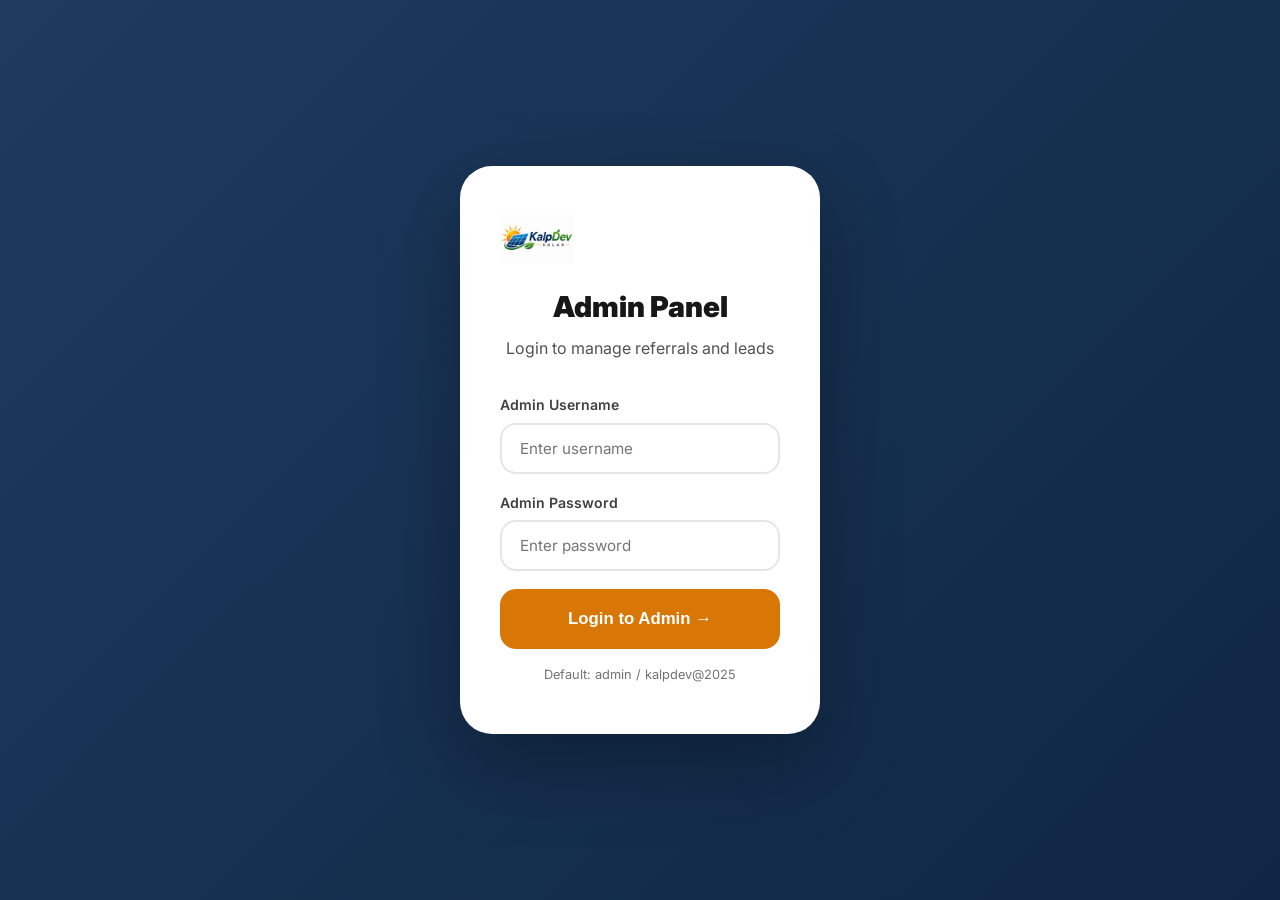
<file: admin.html>
<!DOCTYPE html>
<html lang="en">
<head>
    <meta charset="UTF-8">
    <meta name="viewport" content="width=device-width, initial-scale=1.0">
    <title>Admin Panel | KalpDev Solar</title>
    <link rel="preconnect" href="https://fonts.googleapis.com">
    <link rel="preconnect" href="https://fonts.gstatic.com" crossorigin>
    <link href="https://fonts.googleapis.com/css2?family=Inter:wght@300;400;500;600;700;800;900&display=swap" rel="stylesheet">
    <link rel="stylesheet" href="styles.css">
    <link rel="stylesheet" href="referral.css">
    <link rel="stylesheet" href="admin.css">
</head>
<body>

    <!-- Admin Login (shown first) -->
    <section class="admin-login-section" id="adminLoginSection">
        <div class="container">
            <div class="admin-login-card">
                <div class="admin-login-header">
                    <img src="solarpanel india.png" alt="KalpDev Solar" class="admin-logo">
                    <h2>Admin Panel</h2>
                    <p>Login to manage referrals and leads</p>
                </div>
                <form id="adminLoginForm" class="auth-form">
                    <div class="form-group">
                        <label for="adminUser">Admin Username</label>
                        <input type="text" id="adminUser" placeholder="Enter username" required>
                    </div>
                    <div class="form-group">
                        <label for="adminPass">Admin Password</label>
                        <input type="password" id="adminPass" placeholder="Enter password" required>
                    </div>
                    <button type="submit" class="btn btn-primary btn-lg btn-block">Login to Admin →</button>
                </form>
                <p class="admin-hint">Default: admin / kalpdev@2025</p>
            </div>
        </div>
    </section>

    <!-- Admin Dashboard (hidden until login) -->
    <section class="admin-dashboard hidden" id="adminDashboard">
        <!-- Admin Header -->
        <div class="admin-topbar">
            <div class="container admin-topbar-inner">
                <div class="admin-topbar-left">
                    <img src="solarpanel india.png" alt="KalpDev Solar" class="admin-logo-small">
                    <h3>Admin Panel</h3>
                </div>
                <button class="btn btn-outline" id="adminLogoutBtn">Logout</button>
            </div>
        </div>

        <div class="container admin-content">
            <!-- Admin Stats -->
            <div class="admin-stats">
                <div class="admin-stat-card">
                    <div class="asc-icon">👥</div>
                    <div class="asc-number" id="adminTotalUsers">0</div>
                    <div class="asc-label">Registered Users</div>
                </div>
                <div class="admin-stat-card">
                    <div class="asc-icon">📤</div>
                    <div class="asc-number" id="adminTotalLeads">0</div>
                    <div class="asc-label">Total Referral Leads</div>
                </div>
                <div class="admin-stat-card">
                    <div class="asc-icon">⏳</div>
                    <div class="asc-number" id="adminPendingLeads">0</div>
                    <div class="asc-label">Pending Approval</div>
                </div>
                <div class="admin-stat-card">
                    <div class="asc-icon">✅</div>
                    <div class="asc-number" id="adminApprovedLeads">0</div>
                    <div class="asc-label">Approved</div>
                </div>
                <div class="admin-stat-card">
                    <div class="asc-icon">💰</div>
                    <div class="asc-number" id="adminTotalPayout">₹0</div>
                    <div class="asc-label">Total Payout</div>
                </div>
            </div>

            <!-- Tabs -->
            <div class="admin-tabs">
                <button class="admin-tab active" data-tab="leads">📋 Referral Leads</button>
                <button class="admin-tab" data-tab="users">👥 Registered Users</button>
            </div>

            <!-- Referral Leads Tab -->
            <div class="admin-tab-content active" id="tab-leads">
                <div class="admin-table-card">
                    <div class="admin-table-header">
                        <h3>Referral Leads</h3>
                        <div class="admin-filter">
                            <select id="filterStatus">
                                <option value="all">All Status</option>
                                <option value="pending">Pending</option>
                                <option value="approved">Approved</option>
                                <option value="rejected">Rejected</option>
                            </select>
                        </div>
                    </div>
                    <div class="dash-table-wrap">
                        <table class="dash-table">
                            <thead>
                                <tr>
                                    <th>Lead Name</th>
                                    <th>Phone</th>
                                    <th>Area</th>
                                    <th>Bill</th>
                                    <th>Referral Code</th>
                                    <th>Referred By</th>
                                    <th>Date</th>
                                    <th>Status</th>
                                    <th>Actions</th>
                                </tr>
                            </thead>
                            <tbody id="adminLeadsTable">
                                <tr class="empty-row">
                                    <td colspan="9">No referral leads yet.</td>
                                </tr>
                            </tbody>
                        </table>
                    </div>
                </div>
            </div>

            <!-- Users Tab -->
            <div class="admin-tab-content" id="tab-users">
                <div class="admin-table-card">
                    <div class="admin-table-header">
                        <h3>Registered Referral Users</h3>
                    </div>
                    <div class="dash-table-wrap">
                        <table class="dash-table">
                            <thead>
                                <tr>
                                    <th>Name</th>
                                    <th>Phone</th>
                                    <th>Email</th>
                                    <th>Referral Code</th>
                                    <th>UPI ID</th>
                                    <th>Referrals</th>
                                    <th>Approved</th>
                                    <th>Earnings</th>
                                    <th>Joined</th>
                                </tr>
                            </thead>
                            <tbody id="adminUsersTable">
                                <tr class="empty-row">
                                    <td colspan="9">No registered users yet.</td>
                                </tr>
                            </tbody>
                        </table>
                    </div>
                </div>
            </div>
        </div>
    </section>

    <script src="admin.js"></script>
</body>
</html>
</file>
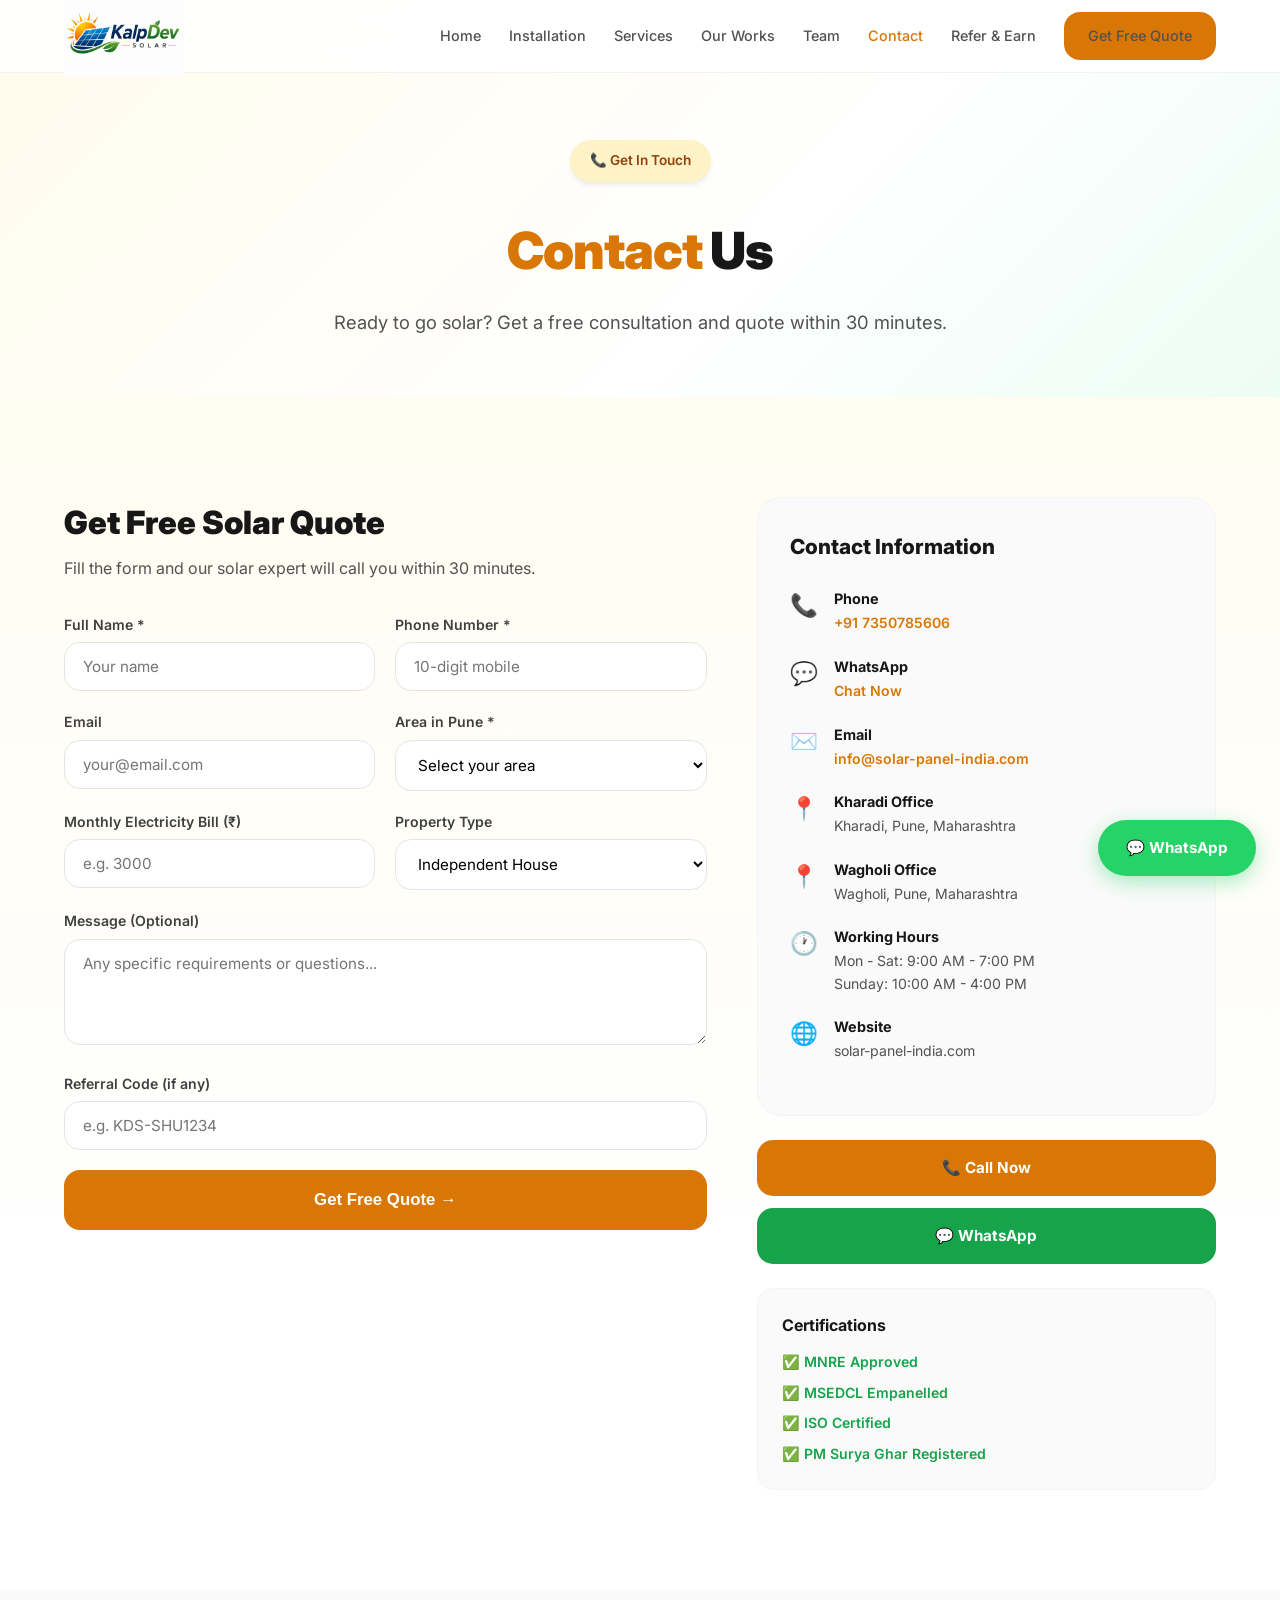
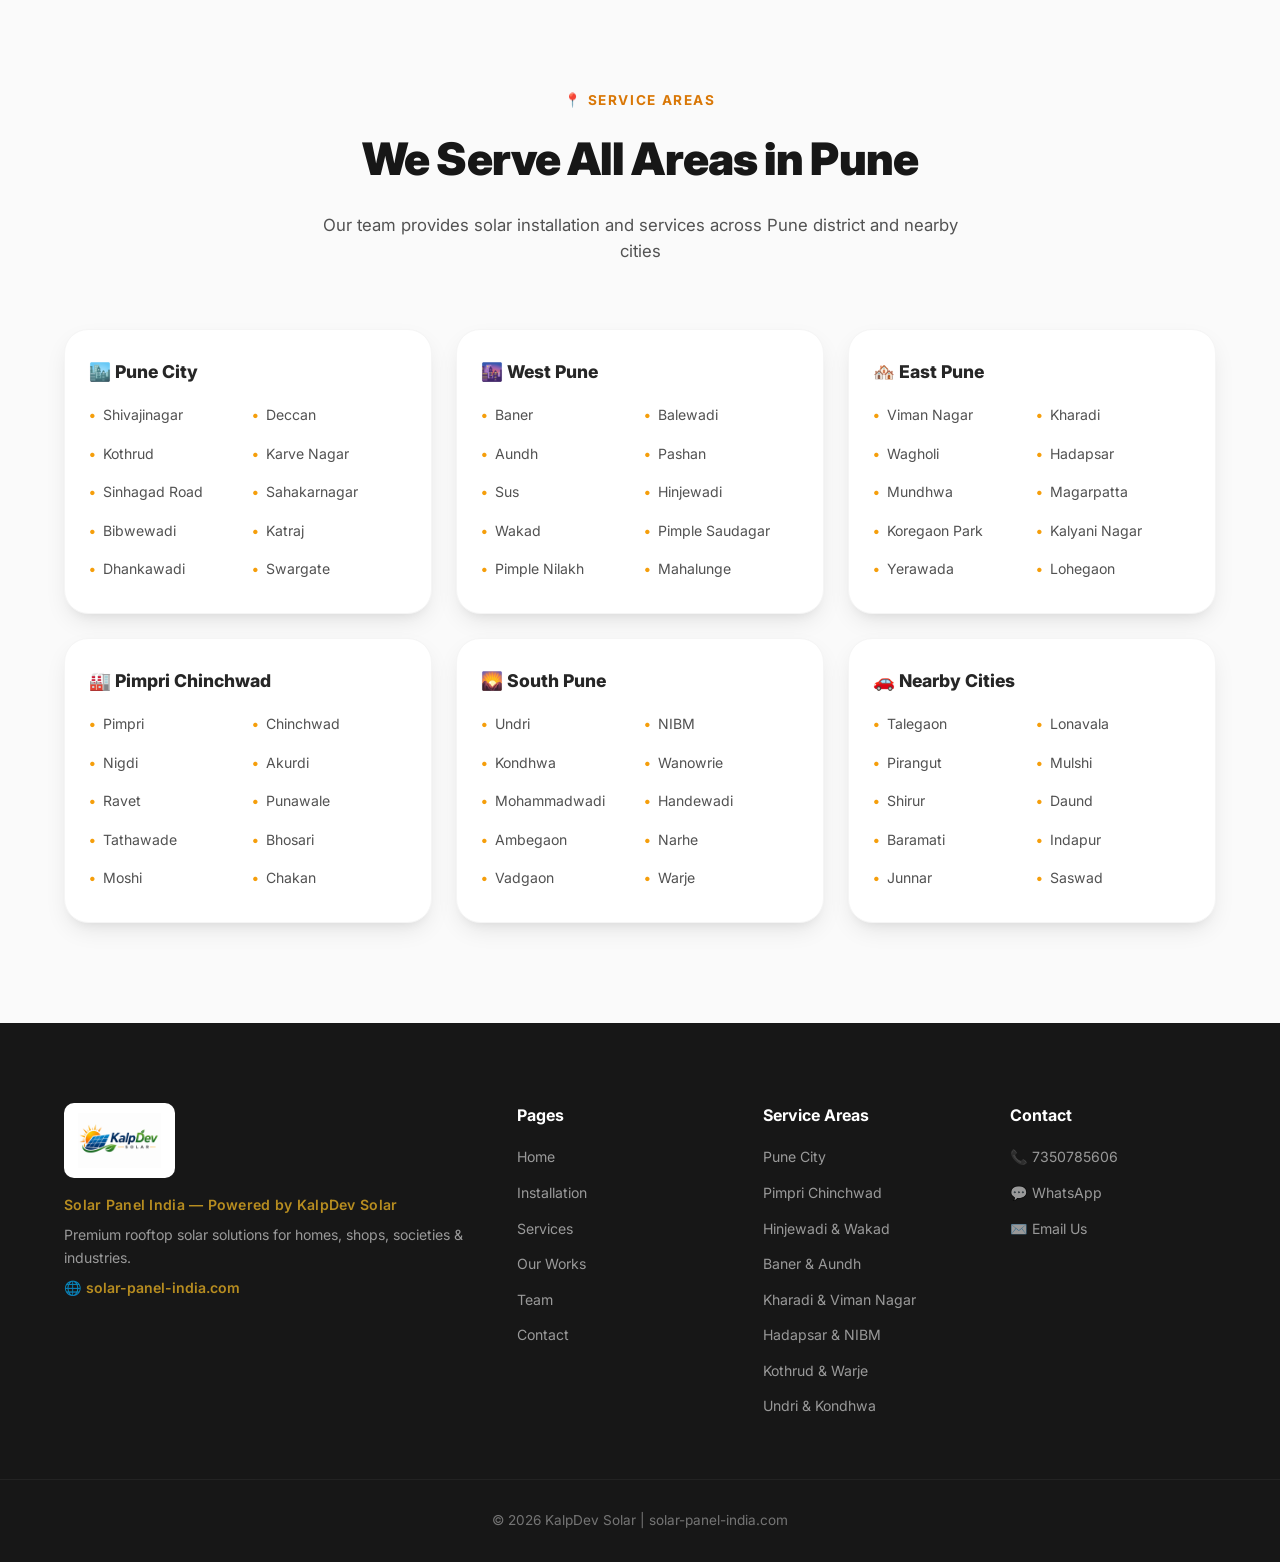
<file: contact.html>
<!DOCTYPE html>
<html lang="en">
<head>
    <meta charset="UTF-8">
    <meta name="viewport" content="width=device-width, initial-scale=1.0">
    <title>Contact Us | Rooftop Solar Installation Pune | KalpDev Solar | 7350785606</title>
    <meta name="description" content="Contact KalpDev Solar for rooftop solar panel installation in Pune. Get free rooftop solar consultation. Call 7350785606 or WhatsApp now.">
    <meta name="keywords" content="solar rooftop pune contact, rooftop solar installation quote pune, solar rooftop consultation pune, rooftop solar panel price pune">
    <link rel="icon" type="image/png" href="favicon.png">
    <meta property="og:title" content="Contact Us | Rooftop Solar Installation Pune | KalpDev Solar">
    <meta property="og:description" content="Contact KalpDev Solar for rooftop solar panel installation in Pune. Get free consultation. Call 7350785606 or WhatsApp now.">
    <meta property="og:image" content="https://solar-panel-india.com/solarpanel india.png">
    <meta property="og:url" content="https://solar-panel-india.com/contact.html">
    <meta property="og:type" content="website">
    <link rel="preconnect" href="https://fonts.googleapis.com">
    <link rel="preconnect" href="https://fonts.gstatic.com" crossorigin>
    <link href="https://fonts.googleapis.com/css2?family=Inter:wght@300;400;500;600;700;800;900&display=swap" rel="stylesheet">
    <link rel="stylesheet" href="styles.css">
</head>
<body>

    <!-- Navbar -->
    <nav class="navbar" id="navbar">
        <div class="container nav-container">
            <a href="index.html" class="logo"><img src="solarpanel india.png" alt="KalpDev Solar" class="logo-img"></a>
            <ul class="nav-links" id="navLinks">
                <li><a href="index.html">Home</a></li>
                <li><a href="installation.html">Installation</a></li>
                <li><a href="services.html">Services</a></li>
                <li><a href="works.html">Our Works</a></li>
                <li><a href="team.html">Team</a></li>
                <li><a href="contact.html" class="active">Contact</a></li>
                <li><a href="referral.html">Refer & Earn</a></li>
            <a href="https://wa.me/917350785606" class="btn btn-primary nav-cta" target="_blank" rel="noopener noreferrer">Get Free Quote</a>
            <button class="mobile-menu-btn" id="mobileMenuBtn" aria-label="Toggle menu">
                <span></span><span></span><span></span>
            </button>
        </div>
    </nav>

    <!-- Page Hero -->
    <section class="page-hero">
        <div class="container">
            <div class="page-hero-content">
                <div class="hero-badge">📞 Get In Touch</div>
                <h1><span class="text-amber">Contact</span> Us</h1>
                <p>Ready to go solar? Get a free consultation and quote within 30 minutes.</p>
            </div>
        </div>
    </section>

    <!-- Contact Section -->
    <section class="section">
        <div class="container">
            <div class="contact-grid">
                <!-- Contact Form -->
                <div class="contact-form-wrap">
                    <h2>Get Free Solar Quote</h2>
                    <p>Fill the form and our solar expert will call you within 30 minutes.</p>
                    <form class="contact-form" id="contactForm">
                        <div class="form-row">
                            <div class="form-group">
                                <label for="name">Full Name *</label>
                                <input type="text" id="name" name="name" required placeholder="Your name">
                            </div>
                            <div class="form-group">
                                <label for="phone">Phone Number *</label>
                                <input type="tel" id="phone" name="phone" required placeholder="10-digit mobile" pattern="[0-9]{10}">
                            </div>
                        </div>
                        <div class="form-row">
                            <div class="form-group">
                                <label for="email">Email</label>
                                <input type="email" id="email" name="email" placeholder="your@email.com">
                            </div>
                            <div class="form-group">
                                <label for="area">Area in Pune *</label>
                                <select id="area" name="area" required>
                                    <option value="">Select your area</option>
                                    <optgroup label="Pune City">
                                        <option value="shivajinagar">Shivajinagar</option>
                                        <option value="deccan">Deccan</option>
                                        <option value="kothrud">Kothrud</option>
                                        <option value="karve-nagar">Karve Nagar</option>
                                        <option value="sinhagad-road">Sinhagad Road</option>
                                        <option value="sahakarnagar">Sahakarnagar</option>
                                        <option value="bibwewadi">Bibwewadi</option>
                                        <option value="katraj">Katraj</option>
                                        <option value="dhankawadi">Dhankawadi</option>
                                        <option value="swargate">Swargate</option>
                                    </optgroup>
                                    <optgroup label="West Pune">
                                        <option value="baner">Baner</option>
                                        <option value="balewadi">Balewadi</option>
                                        <option value="aundh">Aundh</option>
                                        <option value="pashan">Pashan</option>
                                        <option value="sus">Sus</option>
                                        <option value="hinjewadi">Hinjewadi</option>
                                        <option value="wakad">Wakad</option>
                                        <option value="pimple-saudagar">Pimple Saudagar</option>
                                        <option value="pimple-nilakh">Pimple Nilakh</option>
                                        <option value="mahalunge">Mahalunge</option>
                                    </optgroup>
                                    <optgroup label="East Pune">
                                        <option value="viman-nagar">Viman Nagar</option>
                                        <option value="kharadi">Kharadi</option>
                                        <option value="wagholi">Wagholi</option>
                                        <option value="hadapsar">Hadapsar</option>
                                        <option value="mundhwa">Mundhwa</option>
                                        <option value="magarpatta">Magarpatta</option>
                                        <option value="koregaon-park">Koregaon Park</option>
                                        <option value="kalyani-nagar">Kalyani Nagar</option>
                                        <option value="yerawada">Yerawada</option>
                                        <option value="lohegaon">Lohegaon</option>
                                    </optgroup>
                                    <optgroup label="Pimpri Chinchwad">
                                        <option value="pimpri">Pimpri</option>
                                        <option value="chinchwad">Chinchwad</option>
                                        <option value="nigdi">Nigdi</option>
                                        <option value="akurdi">Akurdi</option>
                                        <option value="ravet">Ravet</option>
                                        <option value="punawale">Punawale</option>
                                        <option value="tathawade">Tathawade</option>
                                        <option value="bhosari">Bhosari</option>
                                        <option value="moshi">Moshi</option>
                                        <option value="chakan">Chakan</option>
                                    </optgroup>
                                    <optgroup label="South Pune">
                                        <option value="undri">Undri</option>
                                        <option value="nibm">NIBM</option>
                                        <option value="kondhwa">Kondhwa</option>
                                        <option value="wanowrie">Wanowrie</option>
                                        <option value="mohammadwadi">Mohammadwadi</option>
                                        <option value="handewadi">Handewadi</option>
                                        <option value="ambegaon">Ambegaon</option>
                                        <option value="narhe">Narhe</option>
                                        <option value="vadgaon">Vadgaon</option>
                                        <option value="warje">Warje</option>
                                    </optgroup>
                                    <optgroup label="Nearby Cities">
                                        <option value="talegaon">Talegaon</option>
                                        <option value="lonavala">Lonavala</option>
                                        <option value="pirangut">Pirangut</option>
                                        <option value="mulshi">Mulshi</option>
                                        <option value="shirur">Shirur</option>
                                        <option value="baramati">Baramati</option>
                                    </optgroup>
                                    <option value="other">Other</option>
                                </select>
                            </div>
                        </div>
                        <div class="form-row">
                            <div class="form-group">
                                <label for="bill">Monthly Electricity Bill (₹)</label>
                                <input type="number" id="bill" name="bill" placeholder="e.g. 3000">
                            </div>
                            <div class="form-group">
                                <label for="propertyType">Property Type</label>
                                <select id="propertyType" name="propertyType">
                                    <option value="independent-house">Independent House</option>
                                    <option value="row-house">Row House</option>
                                    <option value="bungalow">Bungalow</option>
                                    <option value="society">Housing Society</option>
                                    <option value="shop">Shop / Office</option>
                                    <option value="factory">Factory / Industrial</option>
                                </select>
                            </div>
                        </div>
                        <div class="form-group">
                            <label for="message">Message (Optional)</label>
                            <textarea id="message" name="message" rows="4" placeholder="Any specific requirements or questions..."></textarea>
                        </div>
                        <div class="form-group">
                            <label for="referralCode">Referral Code (if any)</label>
                            <input type="text" id="referralCode" name="referralCode" placeholder="e.g. KDS-SHU1234">
                        </div>
                        <button type="submit" class="btn btn-primary btn-lg btn-block">Get Free Quote →</button>
                    </form>
                </div>

                <!-- Contact Info -->
                <div class="contact-info-wrap">
                    <div class="contact-info-card">
                        <h3>Contact Information</h3>
                        <div class="ci-item">
                            <div class="ci-icon">📞</div>
                            <div>
                                <strong>Phone</strong>
                                <p><a href="tel:+917350785606">+91 7350785606</a></p>
                            </div>
                        </div>
                        <div class="ci-item">
                            <div class="ci-icon">💬</div>
                            <div>
                                <strong>WhatsApp</strong>
                                <p><a href="https://wa.me/917350785606" target="_blank" rel="noopener noreferrer">Chat Now</a></p>
                            </div>
                        </div>
                        <div class="ci-item">
                            <div class="ci-icon">✉️</div>
                            <div>
                                <strong>Email</strong>
                                <p><a href="mailto:info@solar-panel-india.com">info@solar-panel-india.com</a></p>
                            </div>
                        </div>
                        <div class="ci-item">
                            <div class="ci-icon">📍</div>
                            <div>
                                <strong>Kharadi Office</strong>
                                <p>Kharadi, Pune, Maharashtra</p>
                            </div>
                        </div>
                        <div class="ci-item">
                            <div class="ci-icon">📍</div>
                            <div>
                                <strong>Wagholi Office</strong>
                                <p>Wagholi, Pune, Maharashtra</p>
                            </div>
                        </div>
                        <div class="ci-item">
                            <div class="ci-icon">🕐</div>
                            <div>
                                <strong>Working Hours</strong>
                                <p>Mon - Sat: 9:00 AM - 7:00 PM<br>Sunday: 10:00 AM - 4:00 PM</p>
                            </div>
                        </div>
                        <div class="ci-item">
                            <div class="ci-icon">🌐</div>
                            <div>
                                <strong>Website</strong>
                                <p>solar-panel-india.com</p>
                            </div>
                        </div>
                    </div>

                    <div class="quick-contact-btns">
                        <a href="tel:+917350785606" class="btn btn-primary btn-block">📞 Call Now</a>
                        <a href="https://wa.me/917350785606" class="btn btn-green btn-block" target="_blank" rel="noopener noreferrer">💬 WhatsApp</a>
                    </div>

                    <div class="trust-badges-card">
                        <h4>Certifications</h4>
                        <div class="trust-list">
                            <span>✅ MNRE Approved</span>
                            <span>✅ MSEDCL Empanelled</span>
                            <span>✅ ISO Certified</span>
                            <span>✅ PM Surya Ghar Registered</span>
                        </div>
                    </div>
                </div>
            </div>
        </div>
    </section>

    <!-- Map Section -->
    <section class="section bg-light">
        <div class="container">
            <div class="section-header">
                <div class="section-tag text-amber">📍 Service Areas</div>
                <h2>We Serve All Areas in Pune</h2>
                <p>Our team provides solar installation and services across Pune district and nearby cities</p>
            </div>
            <div class="service-areas-grid">
                <div class="area-card">
                    <h4>🏙️ Pune City</h4>
                    <ul>
                        <li>Shivajinagar</li>
                        <li>Deccan</li>
                        <li>Kothrud</li>
                        <li>Karve Nagar</li>
                        <li>Sinhagad Road</li>
                        <li>Sahakarnagar</li>
                        <li>Bibwewadi</li>
                        <li>Katraj</li>
                        <li>Dhankawadi</li>
                        <li>Swargate</li>
                    </ul>
                </div>
                <div class="area-card">
                    <h4>🌆 West Pune</h4>
                    <ul>
                        <li>Baner</li>
                        <li>Balewadi</li>
                        <li>Aundh</li>
                        <li>Pashan</li>
                        <li>Sus</li>
                        <li>Hinjewadi</li>
                        <li>Wakad</li>
                        <li>Pimple Saudagar</li>
                        <li>Pimple Nilakh</li>
                        <li>Mahalunge</li>
                    </ul>
                </div>
                <div class="area-card">
                    <h4>🏘️ East Pune</h4>
                    <ul>
                        <li>Viman Nagar</li>
                        <li>Kharadi</li>
                        <li>Wagholi</li>
                        <li>Hadapsar</li>
                        <li>Mundhwa</li>
                        <li>Magarpatta</li>
                        <li>Koregaon Park</li>
                        <li>Kalyani Nagar</li>
                        <li>Yerawada</li>
                        <li>Lohegaon</li>
                    </ul>
                </div>
                <div class="area-card">
                    <h4>🏭 Pimpri Chinchwad</h4>
                    <ul>
                        <li>Pimpri</li>
                        <li>Chinchwad</li>
                        <li>Nigdi</li>
                        <li>Akurdi</li>
                        <li>Ravet</li>
                        <li>Punawale</li>
                        <li>Tathawade</li>
                        <li>Bhosari</li>
                        <li>Moshi</li>
                        <li>Chakan</li>
                    </ul>
                </div>
                <div class="area-card">
                    <h4>🌄 South Pune</h4>
                    <ul>
                        <li>Undri</li>
                        <li>NIBM</li>
                        <li>Kondhwa</li>
                        <li>Wanowrie</li>
                        <li>Mohammadwadi</li>
                        <li>Handewadi</li>
                        <li>Ambegaon</li>
                        <li>Narhe</li>
                        <li>Vadgaon</li>
                        <li>Warje</li>
                    </ul>
                </div>
                <div class="area-card">
                    <h4>🚗 Nearby Cities</h4>
                    <ul>
                        <li>Talegaon</li>
                        <li>Lonavala</li>
                        <li>Pirangut</li>
                        <li>Mulshi</li>
                        <li>Shirur</li>
                        <li>Daund</li>
                        <li>Baramati</li>
                        <li>Indapur</li>
                        <li>Junnar</li>
                        <li>Saswad</li>
                    </ul>
                </div>
            </div>
        </div>
    </section>

    <!-- Footer -->
    <footer class="footer">
        <div class="container footer-content">
            <div class="footer-brand">
                <div class="logo"><img src="solarpanel india.png" alt="KalpDev Solar" class="logo-img footer-logo-img"></div>
                <p class="footer-tagline">Solar Panel India — Powered by KalpDev Solar</p>
                <p>Premium rooftop solar solutions for homes, shops, societies & industries.</p>
                <p class="footer-domain">🌐 solar-panel-india.com</p>
            </div>
            <div class="footer-links-group">
                <h4>Pages</h4>
                <ul>
                    <li><a href="index.html">Home</a></li>
                    <li><a href="installation.html">Installation</a></li>
                    <li><a href="services.html">Services</a></li>
                    <li><a href="works.html">Our Works</a></li>
                    <li><a href="team.html">Team</a></li>
                    <li><a href="contact.html">Contact</a></li>
                </ul>
            </div>
            <div class="footer-links-group">
                <h4>Service Areas</h4>
                <ul>
                    <li><a href="#">Pune City</a></li>
                    <li><a href="#">Pimpri Chinchwad</a></li>
                    <li><a href="#">Hinjewadi & Wakad</a></li>
                    <li><a href="#">Baner & Aundh</a></li>
                    <li><a href="#">Kharadi & Viman Nagar</a></li>
                    <li><a href="#">Hadapsar & NIBM</a></li>
                    <li><a href="#">Kothrud & Warje</a></li>
                    <li><a href="#">Undri & Kondhwa</a></li>
                </ul>
            </div>
            <div class="footer-links-group">
                <h4>Contact</h4>
                <ul>
                    <li><a href="tel:+917350785606">📞 7350785606</a></li>
                    <li><a href="https://wa.me/917350785606">💬 WhatsApp</a></li>
                    <li><a href="mailto:info@solar-panel-india.com">✉️ Email Us</a></li>
                </ul>
            </div>
        </div>
        <div class="footer-bottom">
            <p>&copy; 2026 KalpDev Solar | solar-panel-india.com</p>
        </div>
    </footer>

    <a href="https://wa.me/917350785606" class="whatsapp-float" target="_blank" rel="noopener noreferrer" aria-label="Chat on WhatsApp">💬 WhatsApp</a>

    <!-- Lead Capture Popup -->
    <div class="popup-overlay hidden" id="popupOverlay">
        <div class="popup-card">
            <button class="popup-close" id="popupClose">&times;</button>
            <div class="popup-badge">☀️ Limited Period Offer</div>
            <h3>Complete Solar Setup at Just ₹92,000</h3>
            <p>Limited slots available. Enter details for free consultation.</p>
            <form id="popupForm" class="popup-form">
                <input type="text" id="popupName" placeholder="Your Name" required>
                <input type="tel" id="popupPhone" placeholder="10-digit Mobile Number" pattern="[0-9]{10}" required>
                <button type="submit" class="btn btn-primary btn-block">Get This Offer →</button>
            </form>
            <p class="popup-trust">🔒 No spam. We'll call you within 30 minutes.</p>
        </div>
    </div>

    <script src="script.js"></script>
</body>
</html>
</file>
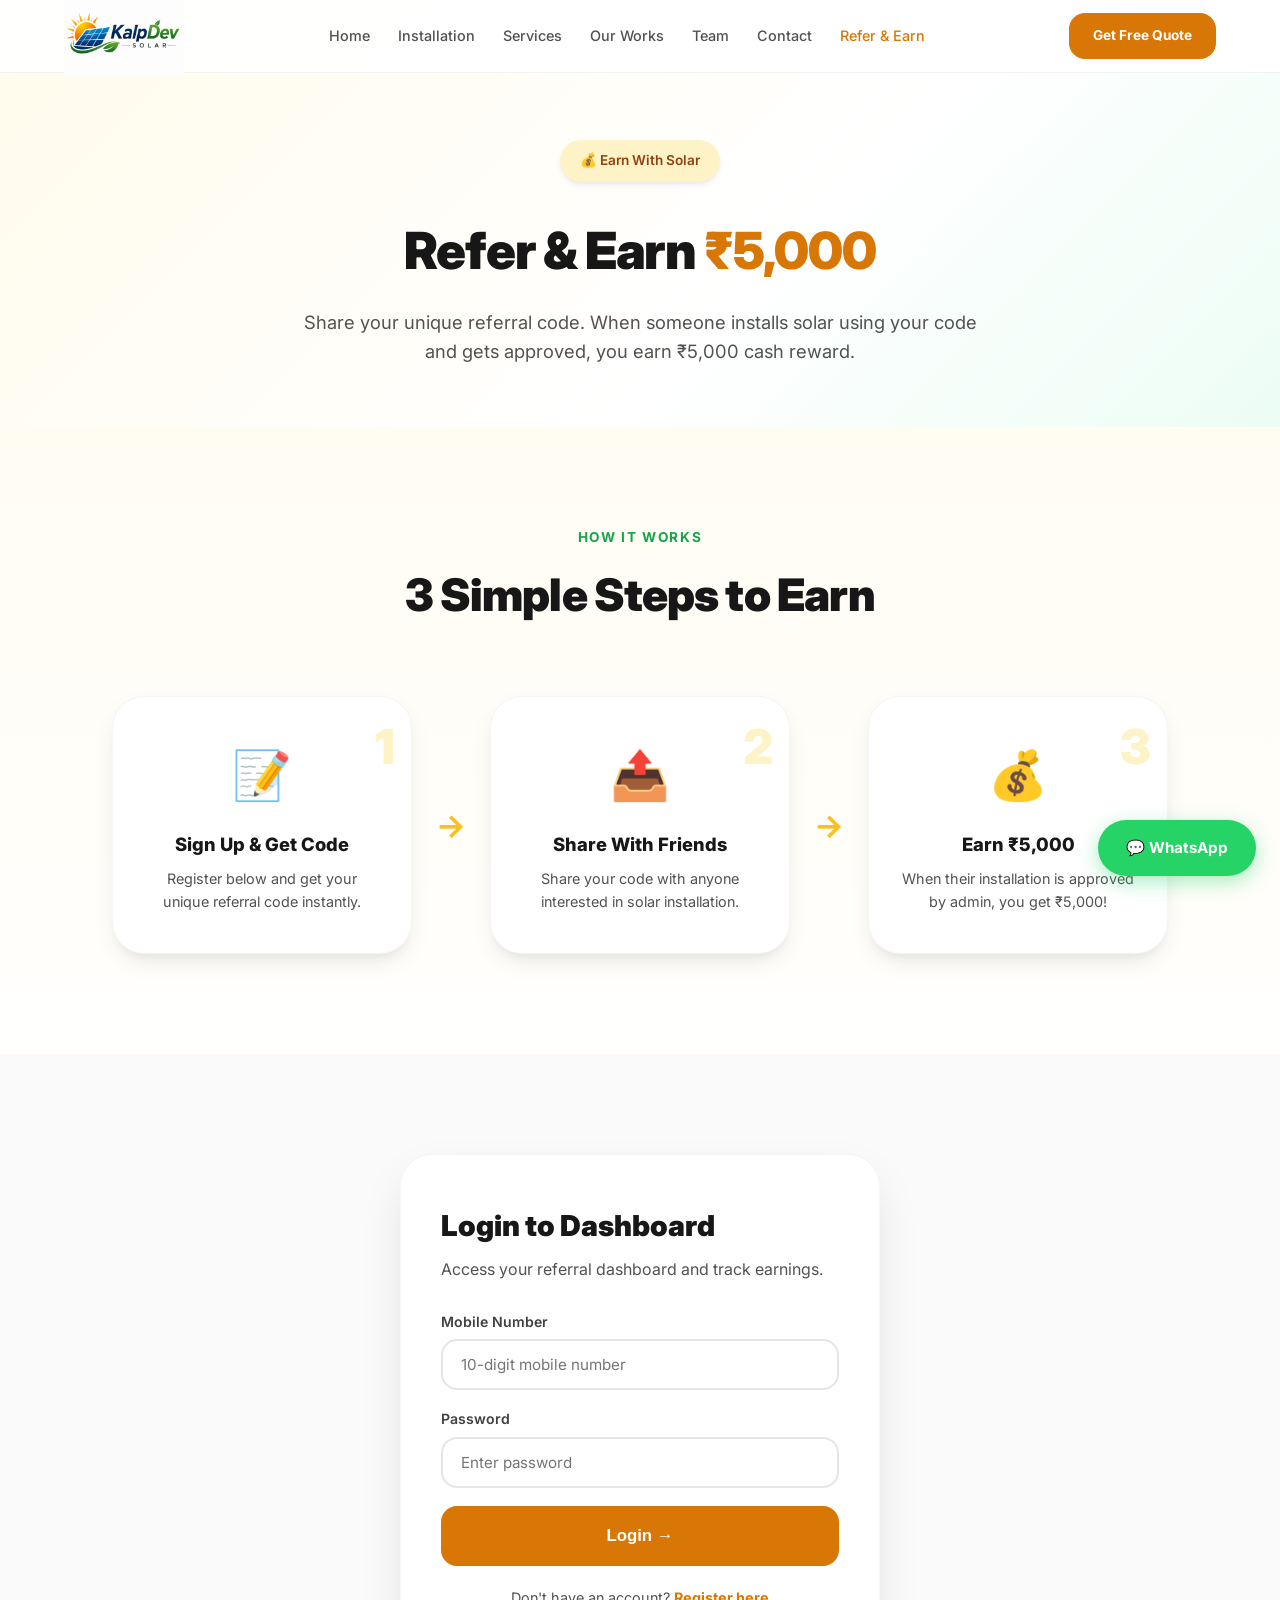
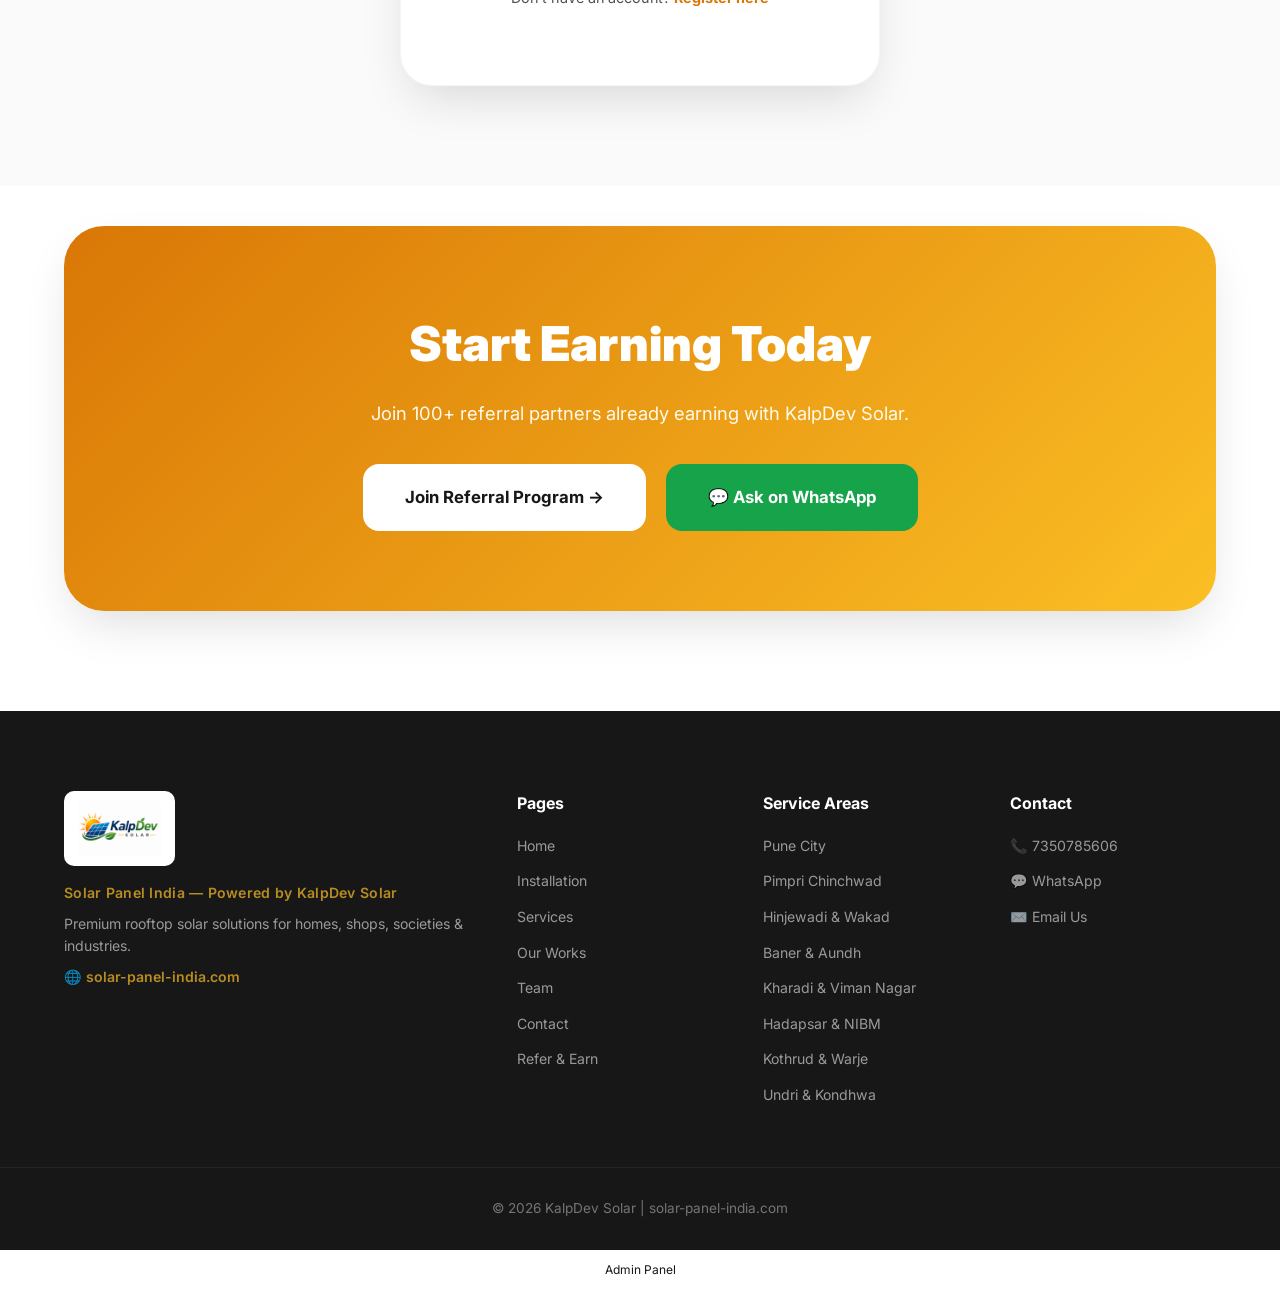
<file: referral.html>
<!DOCTYPE html>
<html lang="en">
<head>
    <meta charset="UTF-8">
    <meta name="viewport" content="width=device-width, initial-scale=1.0">
    <title>Refer & Earn ₹5,000 | Rooftop Solar Referral | KalpDev Solar Pune</title>
    <meta name="description" content="Refer friends and family for rooftop solar installation by KalpDev Solar and earn ₹5,000 for every successful installation. Join our referral program today.">
    <meta name="keywords" content="solar rooftop referral pune, earn money solar referral, rooftop solar pune refer and earn">
    <link rel="icon" type="image/png" href="favicon.png">
    <meta property="og:title" content="Refer & Earn ₹5,000 | Rooftop Solar Referral | KalpDev Solar">
    <meta property="og:description" content="Refer friends for rooftop solar installation and earn ₹5,000 per successful installation. Join KalpDev Solar referral program.">
    <meta property="og:image" content="https://solar-panel-india.com/solarpanel india.png">
    <meta property="og:url" content="https://solar-panel-india.com/referral.html">
    <meta property="og:type" content="website">
    <link rel="preconnect" href="https://fonts.googleapis.com">
    <link rel="preconnect" href="https://fonts.gstatic.com" crossorigin>
    <link href="https://fonts.googleapis.com/css2?family=Inter:wght@300;400;500;600;700;800;900&display=swap" rel="stylesheet">
    <link rel="stylesheet" href="styles.css">
    <link rel="stylesheet" href="referral.css">
</head>
<body>

    <!-- Navbar -->
    <nav class="navbar" id="navbar">
        <div class="container nav-container">
            <a href="index.html" class="logo"><img src="solarpanel india.png" alt="KalpDev Solar" class="logo-img"></a>
            <ul class="nav-links" id="navLinks">
                <li><a href="index.html">Home</a></li>
                <li><a href="installation.html">Installation</a></li>
                <li><a href="services.html">Services</a></li>
                <li><a href="works.html">Our Works</a></li>
                <li><a href="team.html">Team</a></li>
                <li><a href="contact.html">Contact</a></li>
                <li><a href="referral.html" class="active">Refer & Earn</a></li>
            </ul>
            <a href="https://wa.me/917350785606" class="btn btn-primary nav-cta" target="_blank" rel="noopener noreferrer">Get Free Quote</a>
            <button class="mobile-menu-btn" id="mobileMenuBtn" aria-label="Toggle menu">
                <span></span><span></span><span></span>
            </button>
        </div>
    </nav>

    <!-- Page Hero -->
    <section class="page-hero">
        <div class="container">
            <div class="page-hero-content">
                <div class="hero-badge">💰 Earn With Solar</div>
                <h1>Refer & Earn <span class="text-amber">₹5,000</span></h1>
                <p>Share your unique referral code. When someone installs solar using your code and gets approved, you earn ₹5,000 cash reward.</p>
            </div>
        </div>
    </section>

    <!-- How It Works -->
    <section class="section">
        <div class="container">
            <div class="section-header">
                <div class="section-tag text-green">How It Works</div>
                <h2>3 Simple Steps to Earn</h2>
            </div>
            <div class="referral-steps">
                <div class="ref-step">
                    <div class="ref-step-num">1</div>
                    <div class="ref-step-icon">📝</div>
                    <h3>Sign Up & Get Code</h3>
                    <p>Register below and get your unique referral code instantly.</p>
                </div>
                <div class="ref-step-arrow">→</div>
                <div class="ref-step">
                    <div class="ref-step-num">2</div>
                    <div class="ref-step-icon">📤</div>
                    <h3>Share With Friends</h3>
                    <p>Share your code with anyone interested in solar installation.</p>
                </div>
                <div class="ref-step-arrow">→</div>
                <div class="ref-step">
                    <div class="ref-step-num">3</div>
                    <div class="ref-step-icon">💰</div>
                    <h3>Earn ₹5,000</h3>
                    <p>When their installation is approved by admin, you get ₹5,000!</p>
                </div>
            </div>
        </div>
    </section>

    <!-- Auth Section - Login/Register -->
    <section class="section bg-light" id="authSection">
        <div class="container">
            <div class="auth-container">
                <!-- Login Form -->
                <div class="auth-card" id="loginCard">
                    <h2>Login to Dashboard</h2>
                    <p>Access your referral dashboard and track earnings.</p>
                    <form id="loginForm" class="auth-form">
                        <div class="form-group">
                            <label for="loginPhone">Mobile Number</label>
                            <input type="tel" id="loginPhone" placeholder="10-digit mobile number" pattern="[0-9]{10}" required>
                        </div>
                        <div class="form-group">
                            <label for="loginPassword">Password</label>
                            <input type="password" id="loginPassword" placeholder="Enter password" required>
                        </div>
                        <button type="submit" class="btn btn-primary btn-lg btn-block">Login →</button>
                    </form>
                    <p class="auth-switch">Don't have an account? <a href="#" id="showRegister">Register here</a></p>
                </div>

                <!-- Register Form -->
                <div class="auth-card hidden" id="registerCard">
                    <h2>Join Referral Program</h2>
                    <p>Sign up and start earning ₹5,000 per referral.</p>
                    <form id="registerForm" class="auth-form">
                        <div class="form-group">
                            <label for="regName">Full Name *</label>
                            <input type="text" id="regName" placeholder="Your full name" required>
                        </div>
                        <div class="form-group">
                            <label for="regPhone">Mobile Number *</label>
                            <input type="tel" id="regPhone" placeholder="10-digit mobile number" pattern="[0-9]{10}" required>
                        </div>
                        <div class="form-group">
                            <label for="regLocation">Location *</label>
                            <select id="regLocation" required>
                                <option value="" disabled selected>Select your city</option>
                                <option value="Pune">Pune</option>
                                <option value="Pimpri Chinchwad">Pimpri Chinchwad</option>
                                <option value="Mumbai">Mumbai</option>
                                <option value="Nashik">Nashik</option>
                                <option value="Aurangabad">Aurangabad</option>
                                <option value="Nagpur">Nagpur</option>
                                <option value="Other">Other</option>
                            </select>
                        </div>
                        <div class="form-group">
                            <label for="regPassword">Create Password *</label>
                            <input type="password" id="regPassword" placeholder="Min 6 characters" minlength="6" required>
                        </div>
                        <div class="form-group">
                            <label for="regUPI">UPI ID (for payments)</label>
                            <input type="text" id="regUPI" placeholder="yourname@upi">
                        </div>
                        <button type="submit" class="btn btn-primary btn-lg btn-block">Register & Get Code →</button>
                    </form>
                    <p class="auth-switch">Already have an account? <a href="#" id="showLogin">Login here</a></p>
                </div>
            </div>
        </div>
    </section>

    <!-- Dashboard (Hidden by default, shown after login) -->
    <section class="section hidden" id="dashboardSection">
        <div class="container">
            <!-- Dashboard Header -->
            <div class="dash-header">
                <div class="dash-welcome">
                    <h2>Welcome, <span id="dashUserName">User</span>! 👋</h2>
                    <p>Your referral dashboard</p>
                </div>
                <button class="btn btn-outline" id="logoutBtn">Logout</button>
            </div>

            <!-- Referral Code Card -->
            <div class="referral-code-card">
                <div class="rcc-left">
                    <h3>Your Referral Code</h3>
                    <div class="referral-code" id="userReferralCode">KDS-XXXXX</div>
                    <p>Share this code with friends & family</p>
                </div>
                <div class="rcc-right">
                    <button class="btn btn-primary" id="copyCodeBtn">📋 Copy Code</button>
                    <button class="btn btn-green" id="shareWhatsappBtn">💬 Share on WhatsApp</button>
                </div>
            </div>

            <!-- Stats Cards -->
            <div class="dash-stats">
                <div class="dash-stat-card">
                    <div class="dsc-icon">📤</div>
                    <div class="dsc-number" id="statReferrals">0</div>
                    <div class="dsc-label">Total Referrals</div>
                </div>
                <div class="dash-stat-card">
                    <div class="dsc-icon">⏳</div>
                    <div class="dsc-number" id="statPending">0</div>
                    <div class="dsc-label">Pending Approval</div>
                </div>
                <div class="dash-stat-card">
                    <div class="dsc-icon">✅</div>
                    <div class="dsc-number" id="statApproved">0</div>
                    <div class="dsc-label">Approved</div>
                </div>
                <div class="dash-stat-card earnings">
                    <div class="dsc-icon">💰</div>
                    <div class="dsc-number" id="statEarnings">₹0</div>
                    <div class="dsc-label">Total Earnings</div>
                </div>
            </div>

            <!-- Referral History -->
            <div class="dash-table-card">
                <h3>Referral History</h3>
                <div class="dash-table-wrap">
                    <table class="dash-table">
                        <thead>
                            <tr>
                                <th>Name</th>
                                <th>Phone</th>
                                <th>Date</th>
                                <th>Status</th>
                                <th>Reward</th>
                            </tr>
                        </thead>
                        <tbody id="referralTableBody">
                            <tr class="empty-row">
                                <td colspan="5">No referrals yet. Share your code to start earning!</td>
                            </tr>
                        </tbody>
                    </table>
                </div>
            </div>

            <!-- Share Section -->
            <div class="dash-share-card">
                <h3>Share & Earn More</h3>
                <p>The more you share, the more you earn. Each approved referral = ₹5,000!</p>
                <div class="share-message-box">
                    <textarea id="shareMessage" rows="4" readonly></textarea>
                    <button class="btn btn-outline" id="copyMessageBtn">📋 Copy Message</button>
                </div>
                <div class="share-buttons">
                    <button class="btn btn-green" id="shareWA">💬 WhatsApp</button>
                    <button class="btn btn-primary" id="shareSMS">📱 SMS</button>
                    <button class="btn btn-outline" id="shareGeneral">📤 Share</button>
                </div>
            </div>
        </div>
    </section>

    <!-- CTA -->
    <section class="cta" id="referralCTA">
        <div class="container">
            <div class="cta-card">
                <h2>Start Earning Today</h2>
                <p>Join 100+ referral partners already earning with KalpDev Solar.</p>
                <div class="cta-buttons">
                    <a href="#authSection" class="btn btn-white btn-lg">Join Referral Program →</a>
                    <a href="https://wa.me/917350785606?text=Hi%2C%20I%20want%20to%20know%20about%20the%20referral%20program" class="btn btn-green btn-lg" target="_blank" rel="noopener noreferrer">💬 Ask on WhatsApp</a>
                </div>
            </div>
        </div>
    </section>

    <!-- Footer -->
    <footer class="footer">
        <div class="container footer-content">
            <div class="footer-brand">
                <div class="logo"><img src="solarpanel india.png" alt="KalpDev Solar" class="logo-img footer-logo-img"></div>
                <p class="footer-tagline">Solar Panel India — Powered by KalpDev Solar</p>
                <p>Premium rooftop solar solutions for homes, shops, societies & industries.</p>
                <p class="footer-domain">🌐 solar-panel-india.com</p>
            </div>
            <div class="footer-links-group">
                <h4>Pages</h4>
                <ul>
                    <li><a href="index.html">Home</a></li>
                    <li><a href="installation.html">Installation</a></li>
                    <li><a href="services.html">Services</a></li>
                    <li><a href="works.html">Our Works</a></li>
                    <li><a href="team.html">Team</a></li>
                    <li><a href="contact.html">Contact</a></li>
                    <li><a href="referral.html">Refer & Earn</a></li>
                </ul>
            </div>
            <div class="footer-links-group">
                <h4>Service Areas</h4>
                <ul>
                    <li><a href="#">Pune City</a></li>
                    <li><a href="#">Pimpri Chinchwad</a></li>
                    <li><a href="#">Hinjewadi & Wakad</a></li>
                    <li><a href="#">Baner & Aundh</a></li>
                    <li><a href="#">Kharadi & Viman Nagar</a></li>
                    <li><a href="#">Hadapsar & NIBM</a></li>
                    <li><a href="#">Kothrud & Warje</a></li>
                    <li><a href="#">Undri & Kondhwa</a></li>
                </ul>
            </div>
            <div class="footer-links-group">
                <h4>Contact</h4>
                <ul>
                    <li><a href="tel:+917350785606">📞 7350785606</a></li>
                    <li><a href="https://wa.me/917350785606">💬 WhatsApp</a></li>
                    <li><a href="mailto:info@solar-panel-india.com">✉️ Email Us</a></li>
                </ul>
            </div>
        </div>
        <div class="footer-bottom">
            <p>&copy; 2026 KalpDev Solar | solar-panel-india.com</p>
        </div>
    </footer>

    <a href="https://wa.me/917350785606" class="whatsapp-float" target="_blank" rel="noopener noreferrer" aria-label="Chat on WhatsApp">💬 WhatsApp</a>
    
    <!-- Admin Access (hidden link) -->
    <div style="text-align:center; padding: 10px; font-size: .75rem;">
        <a href="admin.html" style="color: var(--neutral-400); text-decoration: none;">Admin Panel</a>
    </div>

    <script src="script.js"></script>
    <script src="referral.js"></script>
</body>
</html>
</file>
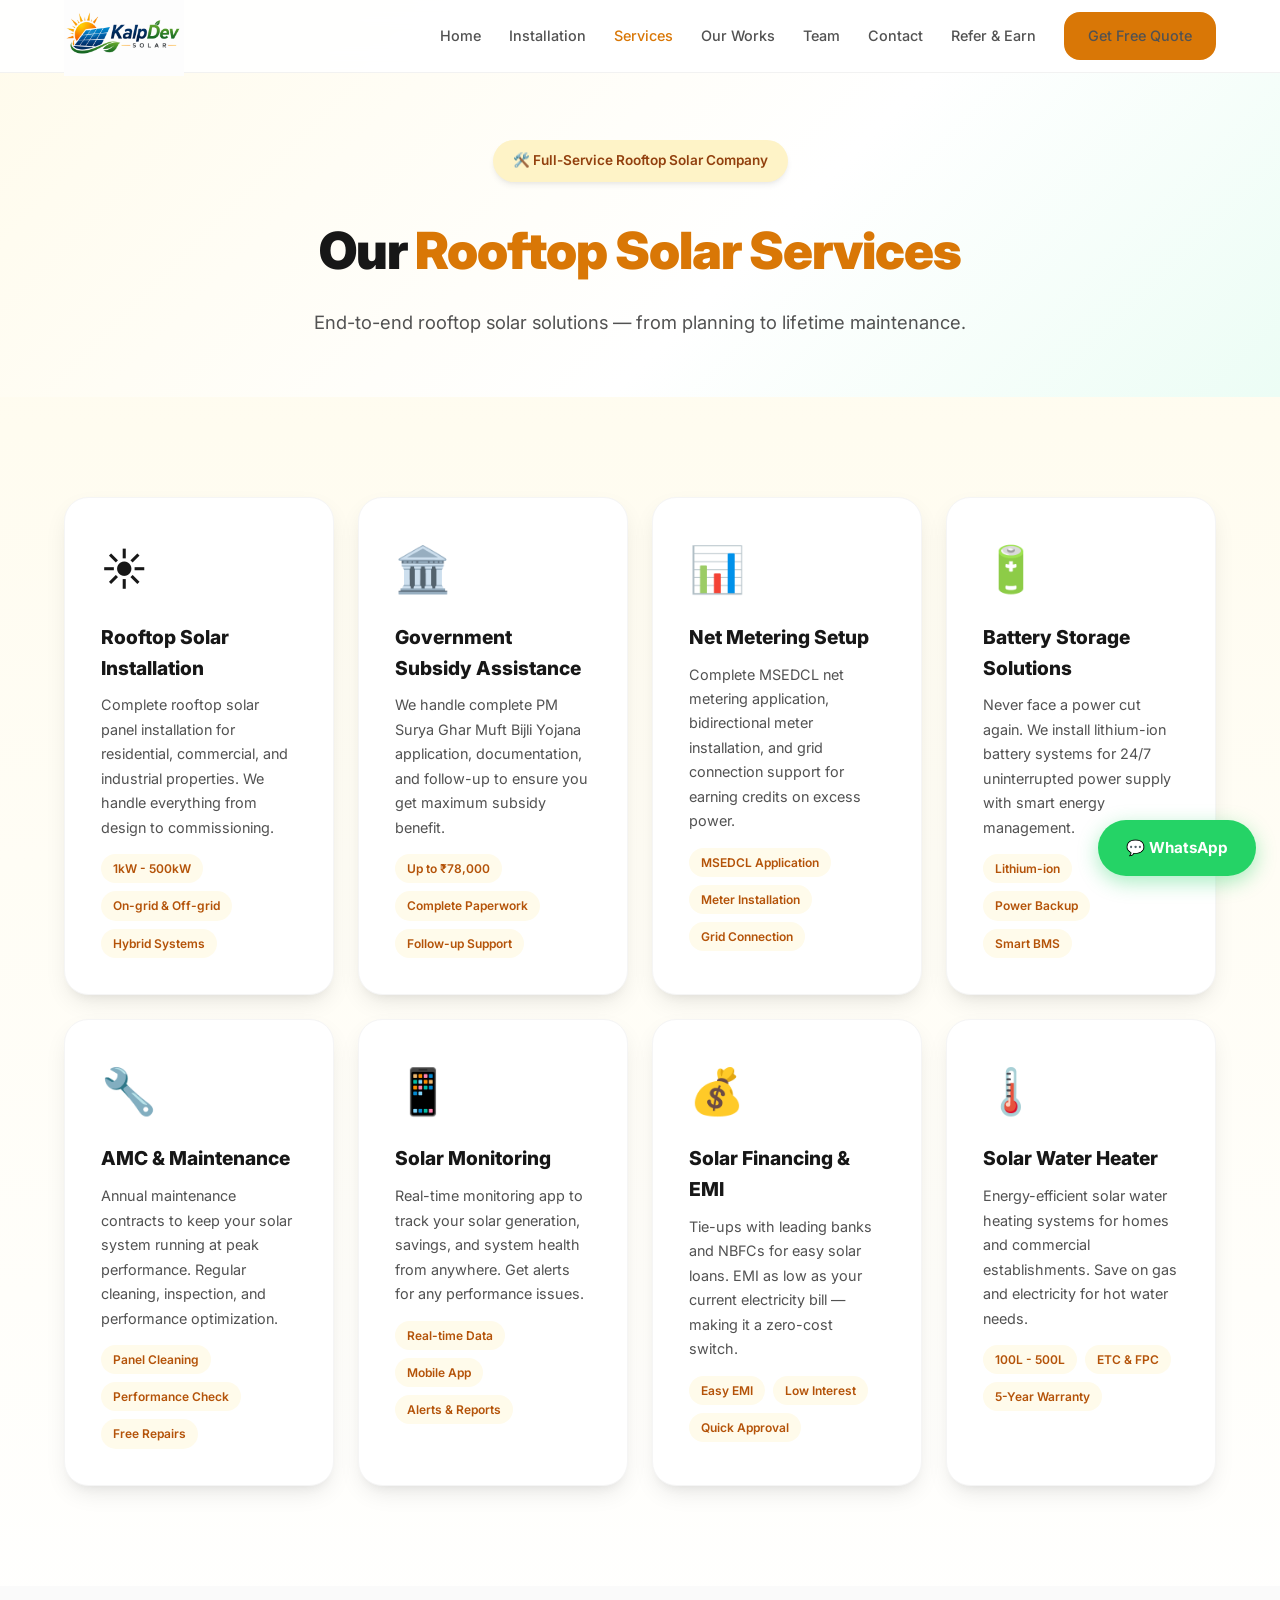
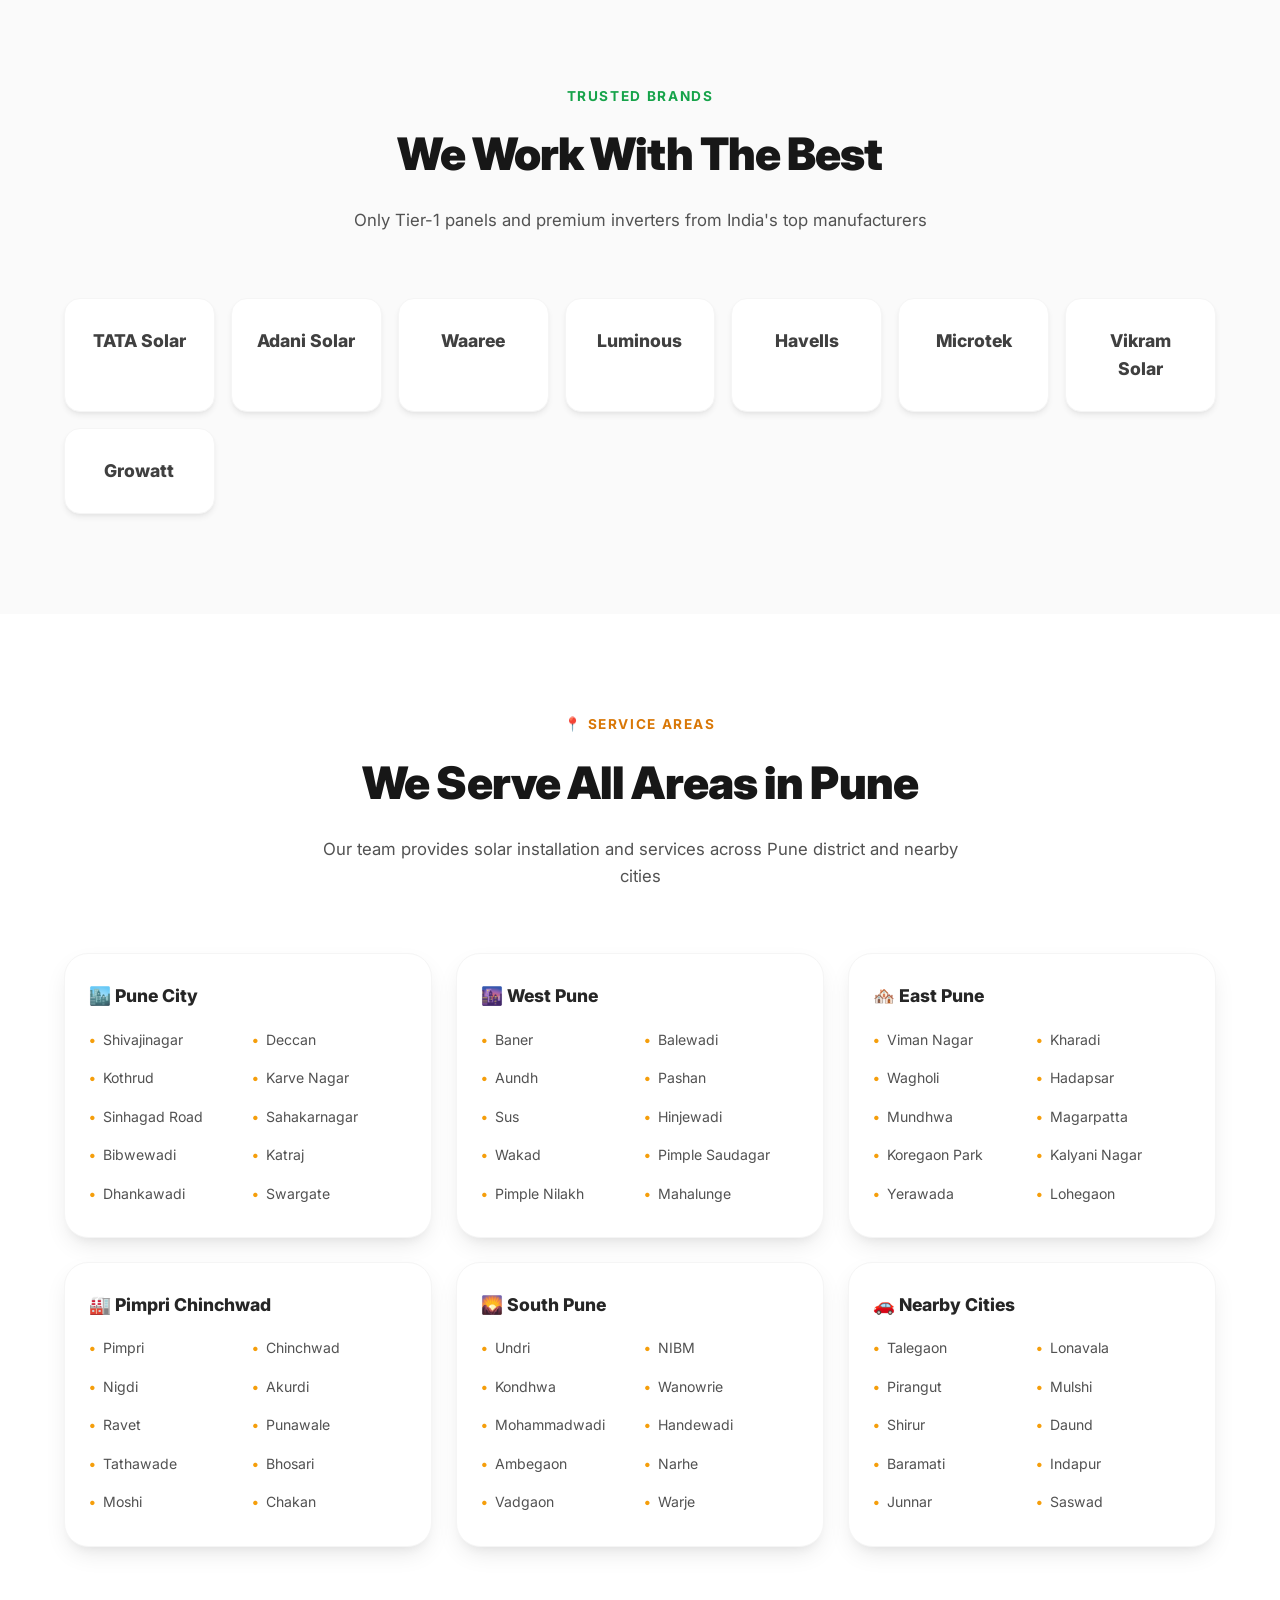
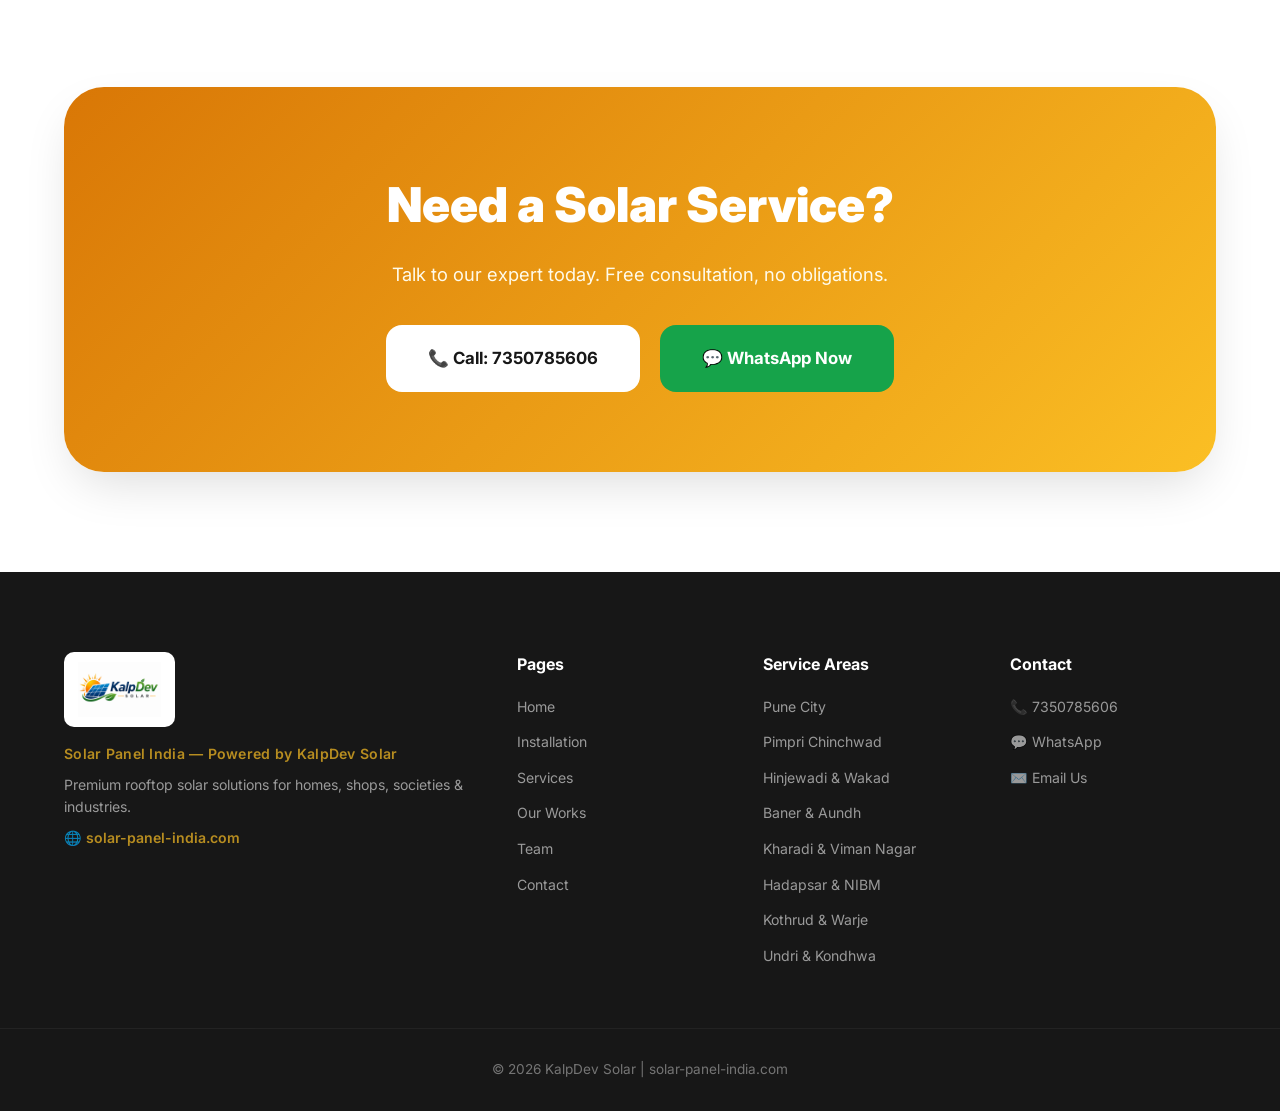
<file: services.html>
<!DOCTYPE html>
<html lang="en">
<head>
    <meta charset="UTF-8">
    <meta name="viewport" content="width=device-width, initial-scale=1.0">
    <title>Solar Rooftop Services in Pune | Net Metering & Subsidy | KalpDev Solar</title>
    <meta name="description" content="Complete rooftop solar services in Pune - installation, maintenance, net metering, subsidy assistance, battery storage and more by KalpDev Solar.">
    <meta name="keywords" content="solar rooftop services pune, rooftop solar maintenance, solar rooftop net metering pune, rooftop solar subsidy maharashtra, solar rooftop AMC pune">
    <link rel="icon" type="image/png" href="favicon.png">
    <meta property="og:title" content="Solar Rooftop Services in Pune | KalpDev Solar">
    <meta property="og:description" content="Complete rooftop solar services - installation, maintenance, net metering, subsidy assistance, battery storage by KalpDev Solar Pune.">
    <meta property="og:image" content="https://solar-panel-india.com/solarpanel india.png">
    <meta property="og:url" content="https://solar-panel-india.com/services.html">
    <meta property="og:type" content="website">
    <link rel="preconnect" href="https://fonts.googleapis.com">
    <link rel="preconnect" href="https://fonts.gstatic.com" crossorigin>
    <link href="https://fonts.googleapis.com/css2?family=Inter:wght@300;400;500;600;700;800;900&display=swap" rel="stylesheet">
    <link rel="stylesheet" href="styles.css">
</head>
<body>

    <!-- Navbar -->
    <nav class="navbar" id="navbar">
        <div class="container nav-container">
            <a href="index.html" class="logo"><img src="solarpanel india.png" alt="KalpDev Solar" class="logo-img"></a>
            <ul class="nav-links" id="navLinks">
                <li><a href="index.html">Home</a></li>
                <li><a href="installation.html">Installation</a></li>
                <li><a href="services.html" class="active">Services</a></li>
                <li><a href="works.html">Our Works</a></li>
                <li><a href="team.html">Team</a></li>
                <li><a href="contact.html">Contact</a></li>
                <li><a href="referral.html">Refer & Earn</a></li>
            <a href="https://wa.me/917350785606" class="btn btn-primary nav-cta" target="_blank" rel="noopener noreferrer">Get Free Quote</a>
            <button class="mobile-menu-btn" id="mobileMenuBtn" aria-label="Toggle menu">
                <span></span><span></span><span></span>
            </button>
        </div>
    </nav>

    <!-- Page Hero -->
    <section class="page-hero">
        <div class="container">
            <div class="page-hero-content">
                <div class="hero-badge">🛠️ Full-Service Rooftop Solar Company</div>
                <h1>Our <span class="text-amber">Rooftop Solar Services</span></h1>
                <p>End-to-end rooftop solar solutions — from planning to lifetime maintenance.</p>
            </div>
        </div>
    </section>

    <!-- All Services -->
    <section class="section">
        <div class="container">
            <div class="services-detail-grid">
                <div class="service-detail-card">
                    <div class="sd-icon">☀️</div>
                    <h3>Rooftop Solar Installation</h3>
                    <p>Complete rooftop solar panel installation for residential, commercial, and industrial properties. We handle everything from design to commissioning.</p>
                    <div class="sd-features">
                        <span>1kW - 500kW</span>
                        <span>On-grid & Off-grid</span>
                        <span>Hybrid Systems</span>
                    </div>
                </div>
                <div class="service-detail-card">
                    <div class="sd-icon">🏛️</div>
                    <h3>Government Subsidy Assistance</h3>
                    <p>We handle complete PM Surya Ghar Muft Bijli Yojana application, documentation, and follow-up to ensure you get maximum subsidy benefit.</p>
                    <div class="sd-features">
                        <span>Up to ₹78,000</span>
                        <span>Complete Paperwork</span>
                        <span>Follow-up Support</span>
                    </div>
                </div>
                <div class="service-detail-card">
                    <div class="sd-icon">📊</div>
                    <h3>Net Metering Setup</h3>
                    <p>Complete MSEDCL net metering application, bidirectional meter installation, and grid connection support for earning credits on excess power.</p>
                    <div class="sd-features">
                        <span>MSEDCL Application</span>
                        <span>Meter Installation</span>
                        <span>Grid Connection</span>
                    </div>
                </div>
                <div class="service-detail-card">
                    <div class="sd-icon">🔋</div>
                    <h3>Battery Storage Solutions</h3>
                    <p>Never face a power cut again. We install lithium-ion battery systems for 24/7 uninterrupted power supply with smart energy management.</p>
                    <div class="sd-features">
                        <span>Lithium-ion</span>
                        <span>Power Backup</span>
                        <span>Smart BMS</span>
                    </div>
                </div>
                <div class="service-detail-card">
                    <div class="sd-icon">🔧</div>
                    <h3>AMC & Maintenance</h3>
                    <p>Annual maintenance contracts to keep your solar system running at peak performance. Regular cleaning, inspection, and performance optimization.</p>
                    <div class="sd-features">
                        <span>Panel Cleaning</span>
                        <span>Performance Check</span>
                        <span>Free Repairs</span>
                    </div>
                </div>
                <div class="service-detail-card">
                    <div class="sd-icon">📱</div>
                    <h3>Solar Monitoring</h3>
                    <p>Real-time monitoring app to track your solar generation, savings, and system health from anywhere. Get alerts for any performance issues.</p>
                    <div class="sd-features">
                        <span>Real-time Data</span>
                        <span>Mobile App</span>
                        <span>Alerts & Reports</span>
                    </div>
                </div>
                <div class="service-detail-card">
                    <div class="sd-icon">💰</div>
                    <h3>Solar Financing & EMI</h3>
                    <p>Tie-ups with leading banks and NBFCs for easy solar loans. EMI as low as your current electricity bill — making it a zero-cost switch.</p>
                    <div class="sd-features">
                        <span>Easy EMI</span>
                        <span>Low Interest</span>
                        <span>Quick Approval</span>
                    </div>
                </div>
                <div class="service-detail-card">
                    <div class="sd-icon">🌡️</div>
                    <h3>Solar Water Heater</h3>
                    <p>Energy-efficient solar water heating systems for homes and commercial establishments. Save on gas and electricity for hot water needs.</p>
                    <div class="sd-features">
                        <span>100L - 500L</span>
                        <span>ETC & FPC</span>
                        <span>5-Year Warranty</span>
                    </div>
                </div>
            </div>
        </div>
    </section>

    <!-- Brands -->
    <section class="section bg-light">
        <div class="container">
            <div class="section-header">
                <div class="section-tag text-green">Trusted Brands</div>
                <h2>We Work With The Best</h2>
                <p>Only Tier-1 panels and premium inverters from India's top manufacturers</p>
            </div>
            <div class="brands-grid">
                <div class="brand-card">TATA Solar</div>
                <div class="brand-card">Adani Solar</div>
                <div class="brand-card">Waaree</div>
                <div class="brand-card">Luminous</div>
                <div class="brand-card">Havells</div>
                <div class="brand-card">Microtek</div>
                <div class="brand-card">Vikram Solar</div>
                <div class="brand-card">Growatt</div>
            </div>
        </div>
    </section>

    <!-- Service Areas in Pune -->
    <section class="section">
        <div class="container">
            <div class="section-header">
                <div class="section-tag text-amber">📍 Service Areas</div>
                <h2>We Serve All Areas in Pune</h2>
                <p>Our team provides solar installation and services across Pune district and nearby cities</p>
            </div>
            <div class="service-areas-grid">
                <div class="area-card">
                    <h4>🏙️ Pune City</h4>
                    <ul>
                        <li>Shivajinagar</li>
                        <li>Deccan</li>
                        <li>Kothrud</li>
                        <li>Karve Nagar</li>
                        <li>Sinhagad Road</li>
                        <li>Sahakarnagar</li>
                        <li>Bibwewadi</li>
                        <li>Katraj</li>
                        <li>Dhankawadi</li>
                        <li>Swargate</li>
                    </ul>
                </div>
                <div class="area-card">
                    <h4>🌆 West Pune</h4>
                    <ul>
                        <li>Baner</li>
                        <li>Balewadi</li>
                        <li>Aundh</li>
                        <li>Pashan</li>
                        <li>Sus</li>
                        <li>Hinjewadi</li>
                        <li>Wakad</li>
                        <li>Pimple Saudagar</li>
                        <li>Pimple Nilakh</li>
                        <li>Mahalunge</li>
                    </ul>
                </div>
                <div class="area-card">
                    <h4>🏘️ East Pune</h4>
                    <ul>
                        <li>Viman Nagar</li>
                        <li>Kharadi</li>
                        <li>Wagholi</li>
                        <li>Hadapsar</li>
                        <li>Mundhwa</li>
                        <li>Magarpatta</li>
                        <li>Koregaon Park</li>
                        <li>Kalyani Nagar</li>
                        <li>Yerawada</li>
                        <li>Lohegaon</li>
                    </ul>
                </div>
                <div class="area-card">
                    <h4>🏭 Pimpri Chinchwad</h4>
                    <ul>
                        <li>Pimpri</li>
                        <li>Chinchwad</li>
                        <li>Nigdi</li>
                        <li>Akurdi</li>
                        <li>Ravet</li>
                        <li>Punawale</li>
                        <li>Tathawade</li>
                        <li>Bhosari</li>
                        <li>Moshi</li>
                        <li>Chakan</li>
                    </ul>
                </div>
                <div class="area-card">
                    <h4>🌄 South Pune</h4>
                    <ul>
                        <li>Undri</li>
                        <li>NIBM</li>
                        <li>Kondhwa</li>
                        <li>Wanowrie</li>
                        <li>Mohammadwadi</li>
                        <li>Handewadi</li>
                        <li>Ambegaon</li>
                        <li>Narhe</li>
                        <li>Vadgaon</li>
                        <li>Warje</li>
                    </ul>
                </div>
                <div class="area-card">
                    <h4>🚗 Nearby Cities</h4>
                    <ul>
                        <li>Talegaon</li>
                        <li>Lonavala</li>
                        <li>Pirangut</li>
                        <li>Mulshi</li>
                        <li>Shirur</li>
                        <li>Daund</li>
                        <li>Baramati</li>
                        <li>Indapur</li>
                        <li>Junnar</li>
                        <li>Saswad</li>
                    </ul>
                </div>
            </div>
        </div>
    </section>

    <!-- CTA -->
    <section class="cta">
        <div class="container">
            <div class="cta-card">
                <h2>Need a Solar Service?</h2>
                <p>Talk to our expert today. Free consultation, no obligations.</p>
                <div class="cta-buttons">
                    <a href="tel:+917350785606" class="btn btn-white btn-lg">📞 Call: 7350785606</a>
                    <a href="https://wa.me/917350785606" class="btn btn-green btn-lg" target="_blank" rel="noopener noreferrer">💬 WhatsApp Now</a>
                </div>
            </div>
        </div>
    </section>

    <!-- Footer -->
    <footer class="footer">
        <div class="container footer-content">
            <div class="footer-brand">
                <div class="logo"><img src="solarpanel india.png" alt="KalpDev Solar" class="logo-img footer-logo-img"></div>
                <p class="footer-tagline">Solar Panel India — Powered by KalpDev Solar</p>
                <p>Premium rooftop solar solutions for homes, shops, societies & industries.</p>
                <p class="footer-domain">🌐 solar-panel-india.com</p>
            </div>
            <div class="footer-links-group">
                <h4>Pages</h4>
                <ul>
                    <li><a href="index.html">Home</a></li>
                    <li><a href="installation.html">Installation</a></li>
                    <li><a href="services.html">Services</a></li>
                    <li><a href="works.html">Our Works</a></li>
                    <li><a href="team.html">Team</a></li>
                    <li><a href="contact.html">Contact</a></li>
                </ul>
            </div>
            <div class="footer-links-group">
                <h4>Service Areas</h4>
                <ul>
                    <li><a href="#">Pune City</a></li>
                    <li><a href="#">Pimpri Chinchwad</a></li>
                    <li><a href="#">Hinjewadi & Wakad</a></li>
                    <li><a href="#">Baner & Aundh</a></li>
                    <li><a href="#">Kharadi & Viman Nagar</a></li>
                    <li><a href="#">Hadapsar & NIBM</a></li>
                    <li><a href="#">Kothrud & Warje</a></li>
                    <li><a href="#">Undri & Kondhwa</a></li>
                </ul>
            </div>
            <div class="footer-links-group">
                <h4>Contact</h4>
                <ul>
                    <li><a href="tel:+917350785606">📞 7350785606</a></li>
                    <li><a href="https://wa.me/917350785606">💬 WhatsApp</a></li>
                    <li><a href="mailto:info@solar-panel-india.com">✉️ Email Us</a></li>
                </ul>
            </div>
        </div>
        <div class="footer-bottom">
            <p>&copy; 2026 KalpDev Solar | solar-panel-india.com</p>
        </div>
    </footer>

    <a href="https://wa.me/917350785606" class="whatsapp-float" target="_blank" rel="noopener noreferrer" aria-label="Chat on WhatsApp">💬 WhatsApp</a>

    <!-- Lead Capture Popup -->
    <div class="popup-overlay hidden" id="popupOverlay">
        <div class="popup-card">
            <button class="popup-close" id="popupClose">&times;</button>
            <div class="popup-badge">☀️ Limited Period Offer</div>
            <h3>Complete Solar Setup at Just ₹92,000</h3>
            <p>Limited slots available. Enter details for free consultation.</p>
            <form id="popupForm" class="popup-form">
                <input type="text" id="popupName" placeholder="Your Name" required>
                <input type="tel" id="popupPhone" placeholder="10-digit Mobile Number" pattern="[0-9]{10}" required>
                <button type="submit" class="btn btn-primary btn-block">Get This Offer →</button>
            </form>
            <p class="popup-trust">🔒 No spam. We'll call you within 30 minutes.</p>
        </div>
    </div>

    <script src="script.js"></script>
</body>
</html>
</file>
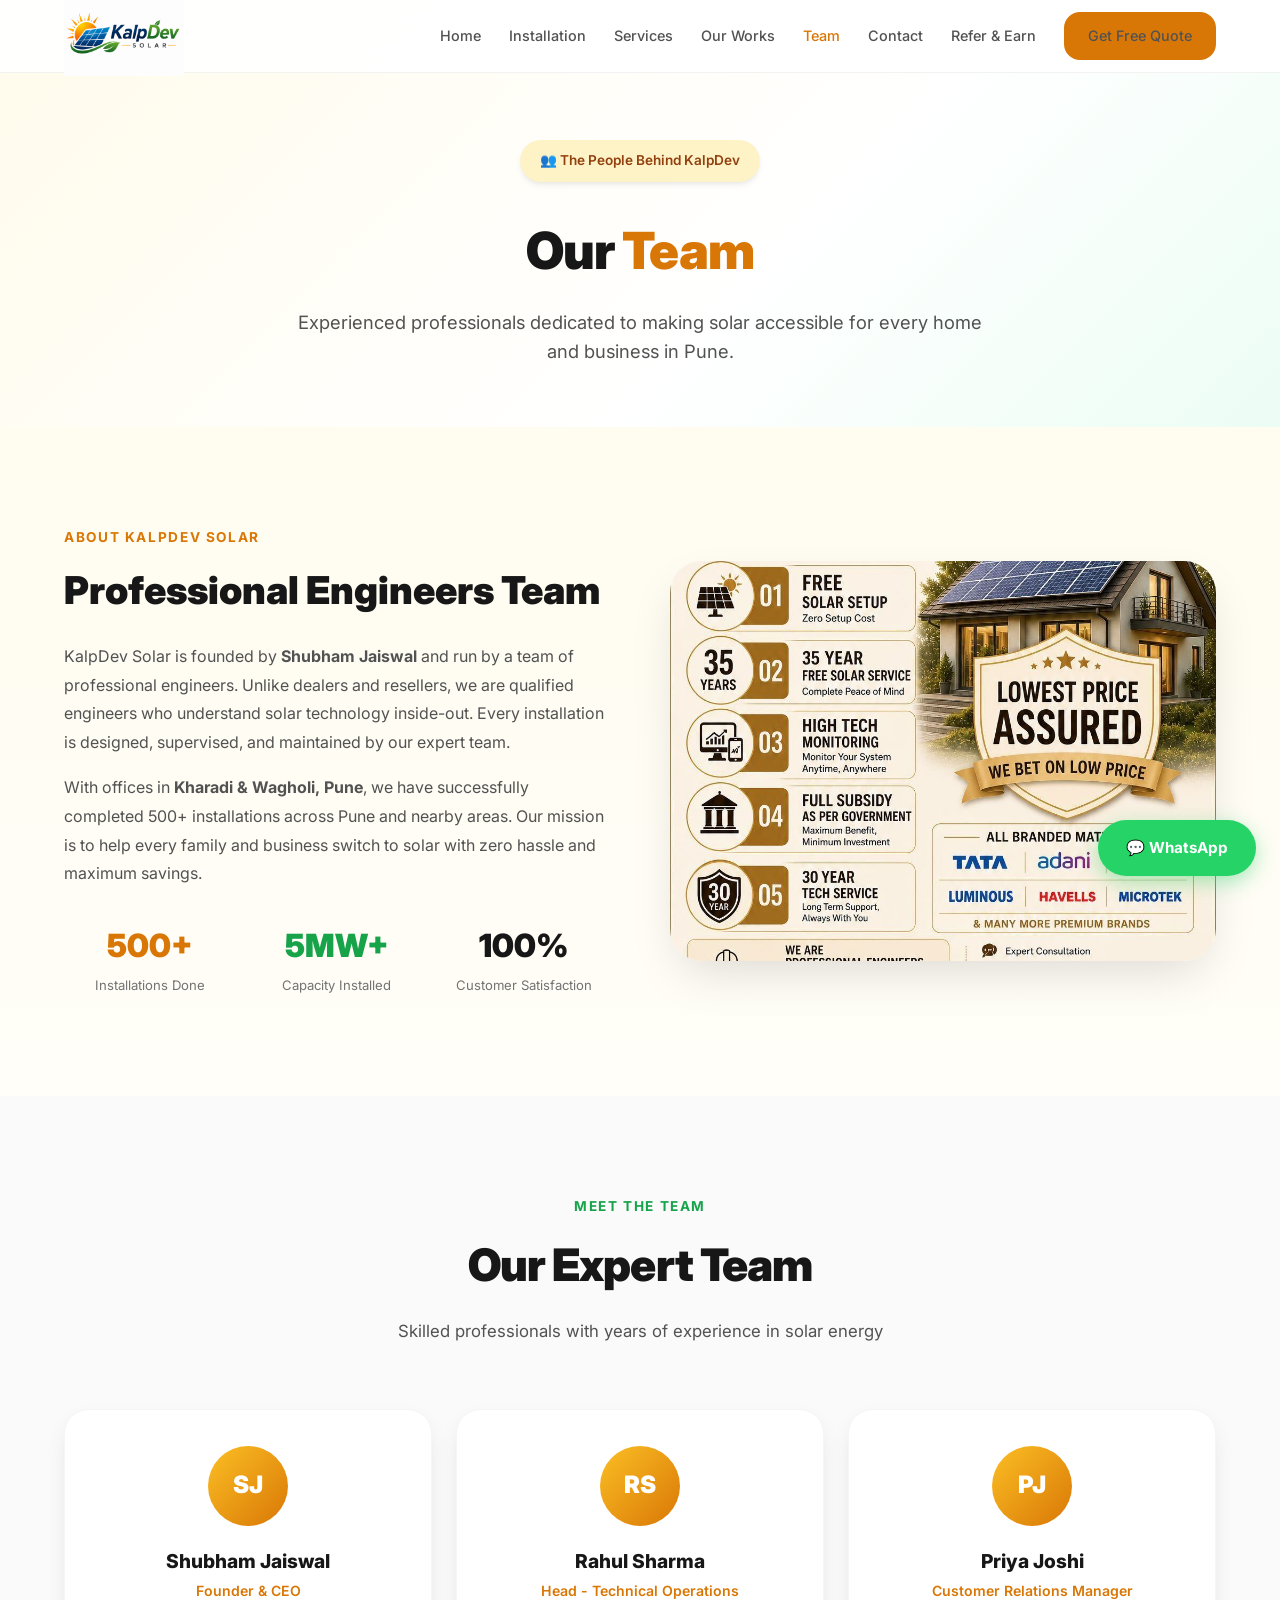
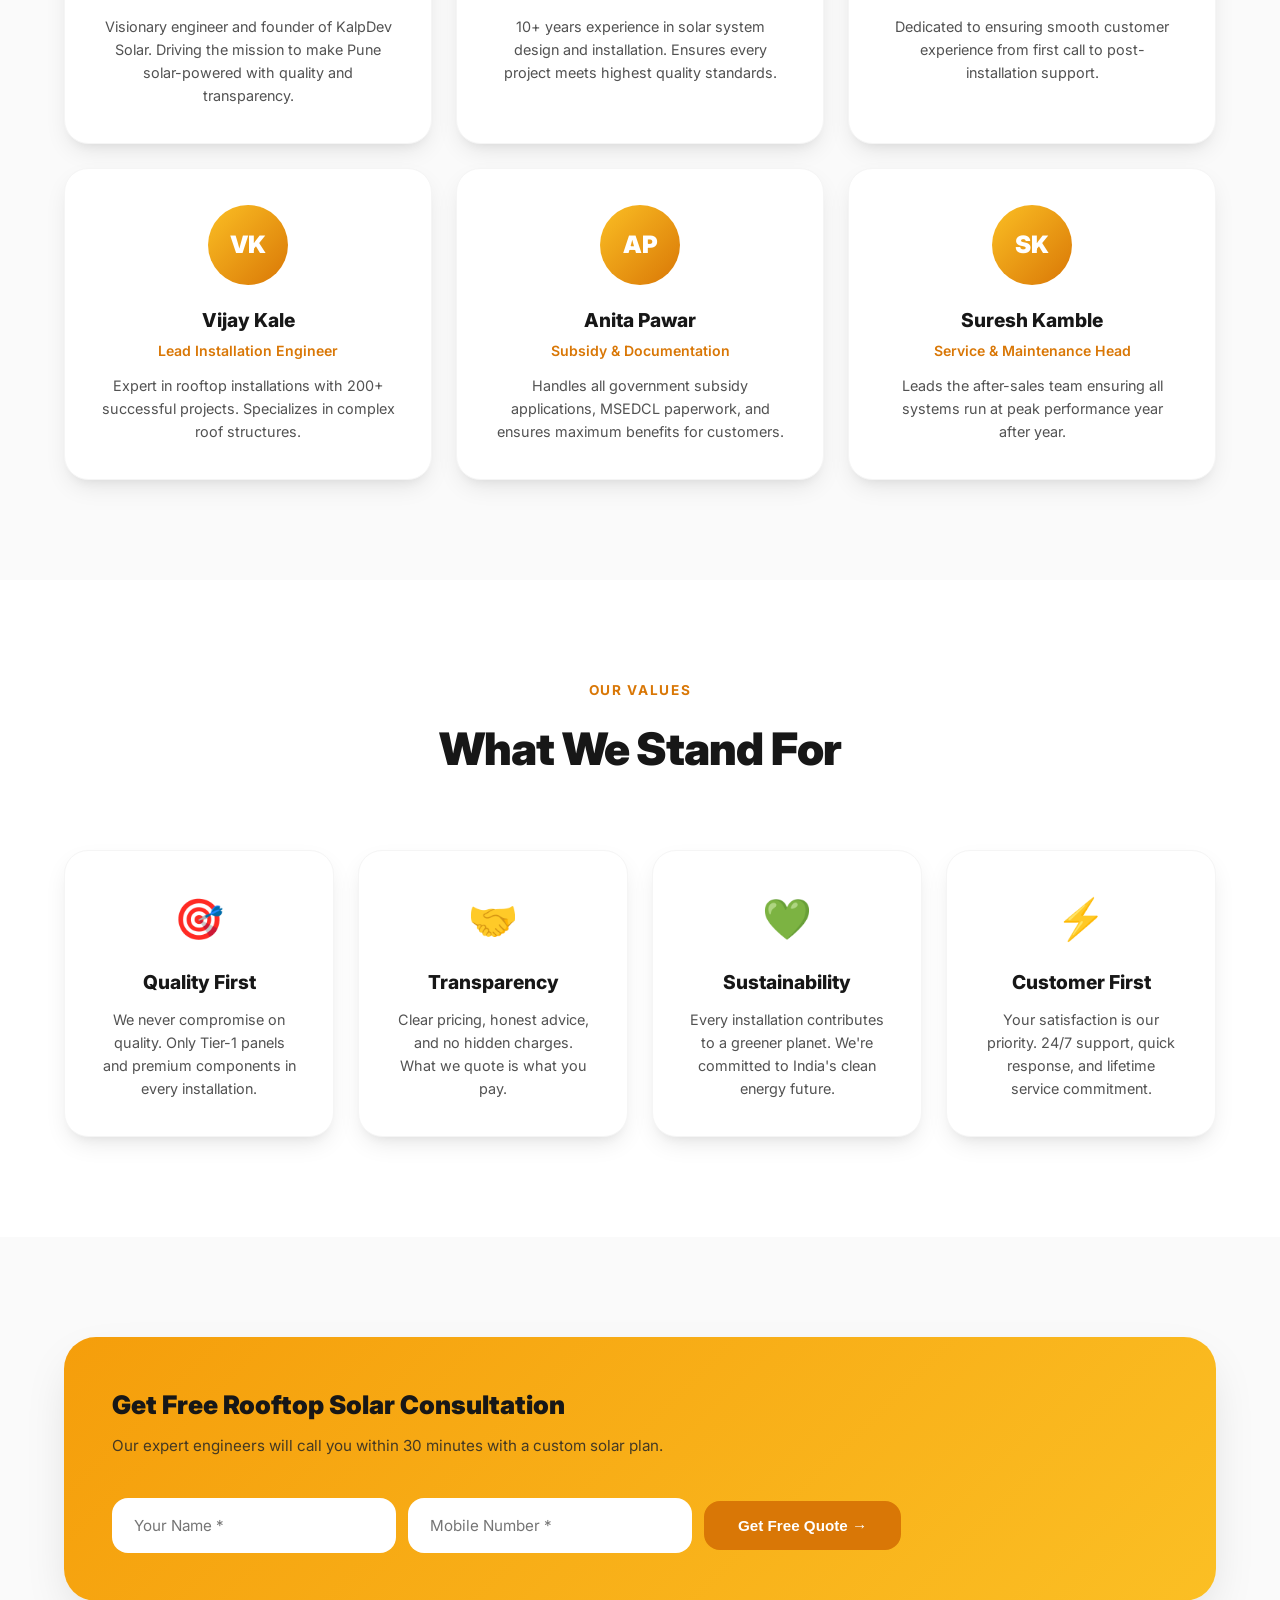
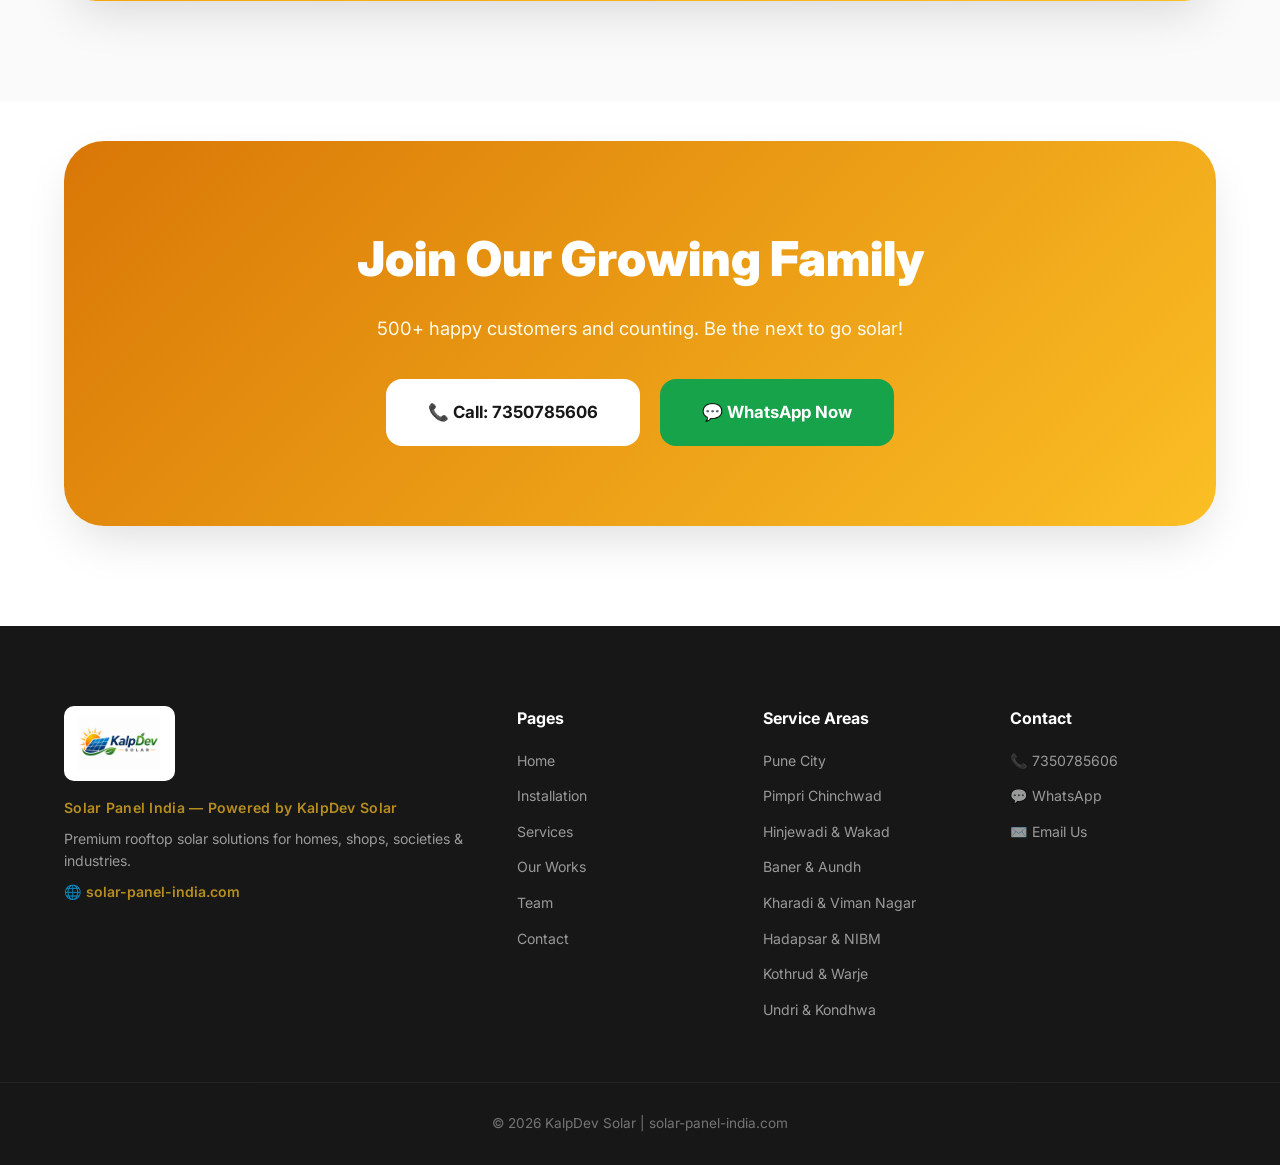
<file: team.html>
<!DOCTYPE html>
<html lang="en">
<head>
    <meta charset="UTF-8">
    <meta name="viewport" content="width=device-width, initial-scale=1.0">
    <title>Our Team | Rooftop Solar Experts Pune | KalpDev Solar</title>
    <meta name="description" content="Meet the expert rooftop solar engineers behind KalpDev Solar. Professional team for rooftop solar installation in Pune.">
    <meta name="keywords" content="solar rooftop engineers pune, rooftop solar company team pune, best solar rooftop installer pune team">
    <link rel="icon" type="image/png" href="favicon.png">
    <meta property="og:title" content="Our Team | Rooftop Solar Experts Pune | KalpDev Solar">
    <meta property="og:description" content="Meet the expert rooftop solar engineers behind KalpDev Solar. Professional team for rooftop solar installation in Pune.">
    <meta property="og:image" content="https://solar-panel-india.com/solarpanel india.png">
    <meta property="og:url" content="https://solar-panel-india.com/team.html">
    <meta property="og:type" content="website">
    <link rel="preconnect" href="https://fonts.googleapis.com">
    <link rel="preconnect" href="https://fonts.gstatic.com" crossorigin>
    <link href="https://fonts.googleapis.com/css2?family=Inter:wght@300;400;500;600;700;800;900&display=swap" rel="stylesheet">
    <link rel="stylesheet" href="styles.css">
</head>
<body>

    <!-- Navbar -->
    <nav class="navbar" id="navbar">
        <div class="container nav-container">
            <a href="index.html" class="logo"><img src="solarpanel india.png" alt="KalpDev Solar" class="logo-img"></a>
            <ul class="nav-links" id="navLinks">
                <li><a href="index.html">Home</a></li>
                <li><a href="installation.html">Installation</a></li>
                <li><a href="services.html">Services</a></li>
                <li><a href="works.html">Our Works</a></li>
                <li><a href="team.html" class="active">Team</a></li>
                <li><a href="contact.html">Contact</a></li>
                <li><a href="referral.html">Refer & Earn</a></li>
            <a href="https://wa.me/917350785606" class="btn btn-primary nav-cta" target="_blank" rel="noopener noreferrer">Get Free Quote</a>
            <button class="mobile-menu-btn" id="mobileMenuBtn" aria-label="Toggle menu">
                <span></span><span></span><span></span>
            </button>
        </div>
    </nav>

    <!-- Page Hero -->
    <section class="page-hero">
        <div class="container">
            <div class="page-hero-content">
                <div class="hero-badge">👥 The People Behind KalpDev</div>
                <h1>Our <span class="text-amber">Team</span></h1>
                <p>Experienced professionals dedicated to making solar accessible for every home and business in Pune.</p>
            </div>
        </div>
    </section>

    <!-- About Company -->
    <section class="section">
        <div class="container">
            <div class="about-grid">
                <div class="about-content">
                    <div class="section-tag text-amber">About KalpDev Solar</div>
                    <h2>Professional Engineers Team</h2>
                    <p>KalpDev Solar is founded by <strong>Shubham Jaiswal</strong> and run by a team of professional engineers. Unlike dealers and resellers, we are qualified engineers who understand solar technology inside-out. Every installation is designed, supervised, and maintained by our expert team.</p>
                    <p>With offices in <strong>Kharadi & Wagholi, Pune</strong>, we have successfully completed 500+ installations across Pune and nearby areas. Our mission is to help every family and business switch to solar with zero hassle and maximum savings.</p>
                    <div class="about-highlights">
                        <div class="ah-item">
                            <div class="ah-number text-amber">500+</div>
                            <div class="ah-label">Installations Done</div>
                        </div>
                        <div class="ah-item">
                            <div class="ah-number text-green">5MW+</div>
                            <div class="ah-label">Capacity Installed</div>
                        </div>
                        <div class="ah-item">
                            <div class="ah-number">100%</div>
                            <div class="ah-label">Customer Satisfaction</div>
                        </div>
                    </div>
                </div>
                <div class="about-image">
                    <img src="Image from iOS.jpg" alt="KalpDev Solar Team Pune" class="about-img">
                </div>
            </div>
        </div>
    </section>

    <!-- Team Members -->
    <section class="section bg-light">
        <div class="container">
            <div class="section-header">
                <div class="section-tag text-green">Meet The Team</div>
                <h2>Our Expert Team</h2>
                <p>Skilled professionals with years of experience in solar energy</p>
            </div>
            <div class="team-grid">
                <div class="team-card">
                    <div class="team-avatar">
                        <div class="team-avatar-placeholder">SJ</div>
                    </div>
                    <h3>Shubham Jaiswal</h3>
                    <p class="team-role">Founder & CEO</p>
                    <p class="team-desc">Visionary engineer and founder of KalpDev Solar. Driving the mission to make Pune solar-powered with quality and transparency.</p>
                </div>
                <div class="team-card">
                    <div class="team-avatar">
                        <div class="team-avatar-placeholder">RS</div>
                    </div>
                    <h3>Rahul Sharma</h3>
                    <p class="team-role">Head - Technical Operations</p>
                    <p class="team-desc">10+ years experience in solar system design and installation. Ensures every project meets highest quality standards.</p>
                </div>
                <div class="team-card">
                    <div class="team-avatar">
                        <div class="team-avatar-placeholder">PJ</div>
                    </div>
                    <h3>Priya Joshi</h3>
                    <p class="team-role">Customer Relations Manager</p>
                    <p class="team-desc">Dedicated to ensuring smooth customer experience from first call to post-installation support.</p>
                </div>
                <div class="team-card">
                    <div class="team-avatar">
                        <div class="team-avatar-placeholder">VK</div>
                    </div>
                    <h3>Vijay Kale</h3>
                    <p class="team-role">Lead Installation Engineer</p>
                    <p class="team-desc">Expert in rooftop installations with 200+ successful projects. Specializes in complex roof structures.</p>
                </div>
                <div class="team-card">
                    <div class="team-avatar">
                        <div class="team-avatar-placeholder">AP</div>
                    </div>
                    <h3>Anita Pawar</h3>
                    <p class="team-role">Subsidy & Documentation</p>
                    <p class="team-desc">Handles all government subsidy applications, MSEDCL paperwork, and ensures maximum benefits for customers.</p>
                </div>
                <div class="team-card">
                    <div class="team-avatar">
                        <div class="team-avatar-placeholder">SK</div>
                    </div>
                    <h3>Suresh Kamble</h3>
                    <p class="team-role">Service & Maintenance Head</p>
                    <p class="team-desc">Leads the after-sales team ensuring all systems run at peak performance year after year.</p>
                </div>
            </div>
        </div>
    </section>

    <!-- Values -->
    <section class="section">
        <div class="container">
            <div class="section-header">
                <div class="section-tag text-amber">Our Values</div>
                <h2>What We Stand For</h2>
            </div>
            <div class="values-grid">
                <div class="value-card">
                    <div class="value-icon">🎯</div>
                    <h3>Quality First</h3>
                    <p>We never compromise on quality. Only Tier-1 panels and premium components in every installation.</p>
                </div>
                <div class="value-card">
                    <div class="value-icon">🤝</div>
                    <h3>Transparency</h3>
                    <p>Clear pricing, honest advice, and no hidden charges. What we quote is what you pay.</p>
                </div>
                <div class="value-card">
                    <div class="value-icon">💚</div>
                    <h3>Sustainability</h3>
                    <p>Every installation contributes to a greener planet. We're committed to India's clean energy future.</p>
                </div>
                <div class="value-card">
                    <div class="value-icon">⚡</div>
                    <h3>Customer First</h3>
                    <p>Your satisfaction is our priority. 24/7 support, quick response, and lifetime service commitment.</p>
                </div>
            </div>
        </div>
    </section>

    <!-- Quick Lead Form -->
    <section class="section bg-light">
        <div class="container">
            <div class="mini-form-card">
                <div class="mini-form-content">
                    <h3>Get Free Rooftop Solar Consultation</h3>
                    <p>Our expert engineers will call you within 30 minutes with a custom solar plan.</p>
                </div>
                <form class="mini-form" id="miniLeadForm">
                    <input type="text" name="name" placeholder="Your Name *" required>
                    <input type="tel" name="phone" placeholder="Mobile Number *" pattern="[0-9]{10}" required>
                    <button type="submit" class="btn btn-primary">Get Free Quote →</button>
                </form>
            </div>
        </div>
    </section>

    <!-- CTA -->
    <section class="cta">
        <div class="container">
            <div class="cta-card">
                <h2>Join Our Growing Family</h2>
                <p>500+ happy customers and counting. Be the next to go solar!</p>
                <div class="cta-buttons">
                    <a href="tel:+917350785606" class="btn btn-white btn-lg">📞 Call: 7350785606</a>
                    <a href="https://wa.me/917350785606" class="btn btn-green btn-lg" target="_blank" rel="noopener noreferrer">💬 WhatsApp Now</a>
                </div>
            </div>
        </div>
    </section>

    <!-- Footer -->
    <footer class="footer">
        <div class="container footer-content">
            <div class="footer-brand">
                <div class="logo"><img src="solarpanel india.png" alt="KalpDev Solar" class="logo-img footer-logo-img"></div>
                <p class="footer-tagline">Solar Panel India — Powered by KalpDev Solar</p>
                <p>Premium rooftop solar solutions for homes, shops, societies & industries.</p>
                <p class="footer-domain">🌐 solar-panel-india.com</p>
            </div>
            <div class="footer-links-group">
                <h4>Pages</h4>
                <ul>
                    <li><a href="index.html">Home</a></li>
                    <li><a href="installation.html">Installation</a></li>
                    <li><a href="services.html">Services</a></li>
                    <li><a href="works.html">Our Works</a></li>
                    <li><a href="team.html">Team</a></li>
                    <li><a href="contact.html">Contact</a></li>
                </ul>
            </div>
            <div class="footer-links-group">
                <h4>Service Areas</h4>
                <ul>
                    <li><a href="#">Pune City</a></li>
                    <li><a href="#">Pimpri Chinchwad</a></li>
                    <li><a href="#">Hinjewadi & Wakad</a></li>
                    <li><a href="#">Baner & Aundh</a></li>
                    <li><a href="#">Kharadi & Viman Nagar</a></li>
                    <li><a href="#">Hadapsar & NIBM</a></li>
                    <li><a href="#">Kothrud & Warje</a></li>
                    <li><a href="#">Undri & Kondhwa</a></li>
                </ul>
            </div>
            <div class="footer-links-group">
                <h4>Contact</h4>
                <ul>
                    <li><a href="tel:+917350785606">📞 7350785606</a></li>
                    <li><a href="https://wa.me/917350785606">💬 WhatsApp</a></li>
                    <li><a href="mailto:info@solar-panel-india.com">✉️ Email Us</a></li>
                </ul>
            </div>
        </div>
        <div class="footer-bottom">
            <p>&copy; 2026 KalpDev Solar | solar-panel-india.com</p>
        </div>
    </footer>

    <a href="https://wa.me/917350785606" class="whatsapp-float" target="_blank" rel="noopener noreferrer" aria-label="Chat on WhatsApp">💬 WhatsApp</a>

    <!-- Lead Capture Popup -->
    <div class="popup-overlay hidden" id="popupOverlay">
        <div class="popup-card">
            <button class="popup-close" id="popupClose">&times;</button>
            <div class="popup-badge">☀️ Limited Period Offer</div>
            <h3>Complete Solar Setup at Just ₹92,000</h3>
            <p>Limited slots available. Enter details for free consultation.</p>
            <form id="popupForm" class="popup-form">
                <input type="text" id="popupName" placeholder="Your Name" required>
                <input type="tel" id="popupPhone" placeholder="10-digit Mobile Number" pattern="[0-9]{10}" required>
                <button type="submit" class="btn btn-primary btn-block">Get This Offer →</button>
            </form>
            <p class="popup-trust">🔒 No spam. We'll call you within 30 minutes.</p>
        </div>
    </div>

    <script src="script.js"></script>
</body>
</html>
</file>
<file: styles.css>
/* ===== Variables ===== */
:root {
    --amber-50: #fffbeb;
    --amber-100: #fef3c7;
    --amber-200: #fde68a;
    --amber-300: #fcd34d;
    --amber-400: #fbbf24;
    --amber-500: #f59e0b;
    --amber-600: #d97706;
    --amber-700: #b45309;
    --amber-800: #92400e;
    --green-400: #4ade80;
    --green-500: #22c55e;
    --green-600: #16a34a;
    --neutral-50: #fafafa;
    --neutral-100: #f5f5f5;
    --neutral-200: #e5e5e5;
    --neutral-300: #d4d4d4;
    --neutral-500: #737373;
    --neutral-600: #525252;
    --neutral-700: #404040;
    --neutral-800: #262626;
    --neutral-900: #171717;
    --radius: 16px;
    --radius-lg: 24px;
    --radius-xl: 32px;
    --shadow: 0 4px 6px -1px rgba(0,0,0,.07), 0 2px 4px -2px rgba(0,0,0,.05);
    --shadow-lg: 0 10px 25px -5px rgba(0,0,0,.1), 0 8px 10px -6px rgba(0,0,0,.05);
    --shadow-xl: 0 20px 50px -12px rgba(0,0,0,.15);
}

/* ===== Reset ===== */
*, *::before, *::after { margin: 0; padding: 0; box-sizing: border-box; }
html { scroll-behavior: smooth; scroll-padding-top: 80px; }
body {
    font-family: 'Inter', -apple-system, BlinkMacSystemFont, sans-serif;
    color: var(--neutral-900); line-height: 1.6;
    background: linear-gradient(180deg, var(--amber-50) 0%, #fff 40%);
    overflow-x: hidden;
}
a { text-decoration: none; color: inherit; transition: all .3s ease; }
ul { list-style: none; }
img { max-width: 100%; height: auto; display: block; }
.container { max-width: 1200px; margin: 0 auto; padding: 0 24px; }
.text-amber { color: var(--amber-600); }
.text-green { color: var(--green-600); }
.section { padding: 100px 0; }
.bg-light { background: var(--neutral-50); }
.bg-dark { background: var(--neutral-900); color: #fff; }
.bg-dark .section-header p { color: rgba(255,255,255,.7); }
.section-cta { text-align: center; margin-top: 48px; }

/* ===== POPUP FLASH ===== */
.popup-overlay {
    position: fixed; inset: 0; z-index: 9999;
    background: rgba(0,0,0,.6); backdrop-filter: blur(6px);
    display: flex; align-items: center; justify-content: center;
    padding: 20px; animation: fadeIn .4s ease;
}
.popup-overlay.hidden { display: none; }
.popup-card {
    background: #fff; border-radius: var(--radius-xl); padding: 48px 40px;
    max-width: 480px; width: 100%; position: relative; text-align: center;
    box-shadow: 0 30px 80px rgba(0,0,0,.3); animation: slideUp .5s ease;
}
.popup-close {
    position: absolute; top: 16px; right: 20px; background: none; border: none;
    font-size: 2rem; cursor: pointer; color: var(--neutral-500); line-height: 1;
}
.popup-close:hover { color: var(--neutral-900); }
.popup-offer-badge {
    display: inline-block; background: linear-gradient(135deg, #ef4444, #dc2626);
    color: #fff; padding: 8px 20px; border-radius: 50px; font-size: .85rem;
    font-weight: 700; margin-bottom: 20px; animation: pulse 1.5s infinite;
}
.popup-card h2 { font-size: 1.8rem; font-weight: 900; margin-bottom: 10px; }
.popup-card > p { color: var(--neutral-600); margin-bottom: 28px; }
.popup-form { display: flex; flex-direction: column; gap: 14px; }
.popup-input-group input {
    width: 100%; padding: 16px 20px; border: 2px solid var(--neutral-200);
    border-radius: var(--radius); font-size: 1rem; font-family: inherit;
    transition: all .3s ease;
}
.popup-input-group input:focus { outline: none; border-color: var(--amber-500); box-shadow: 0 0 0 4px rgba(245,158,11,.1); }
.popup-btn { margin-top: 8px; font-size: 1.1rem; padding: 18px; animation: pulse 2s infinite; }
.popup-trust { margin-top: 20px; display: flex; justify-content: center; gap: 20px; font-size: .82rem; color: var(--neutral-500); }

@keyframes fadeIn { from { opacity: 0; } to { opacity: 1; } }
@keyframes slideUp { from { opacity: 0; transform: translateY(40px); } to { opacity: 1; transform: translateY(0); } }
@keyframes pulse { 0%, 100% { transform: scale(1); } 50% { transform: scale(1.03); } }

/* ===== Buttons ===== */
.btn {
    display: inline-flex; align-items: center; justify-content: center;
    padding: 14px 32px; border-radius: var(--radius); font-weight: 700;
    font-size: .95rem; cursor: pointer; border: 2px solid transparent;
    transition: all .3s ease; gap: 8px;
}
.btn-primary { background: var(--amber-600); color: #fff; border-color: var(--amber-600); }
.btn-primary:hover { background: var(--amber-700); transform: translateY(-2px); box-shadow: 0 8px 25px rgba(217,119,6,.35); }
.btn-outline { background: transparent; color: var(--neutral-800); border-color: var(--neutral-300); }
.btn-outline:hover { border-color: var(--amber-600); color: var(--amber-600); transform: translateY(-2px); }
.btn-white { background: #fff; color: var(--neutral-900); }
.btn-white:hover { background: var(--neutral-100); transform: translateY(-2px); box-shadow: var(--shadow-lg); }
.btn-green { background: var(--green-600); color: #fff; }
.btn-green:hover { background: var(--green-500); transform: translateY(-2px); box-shadow: 0 8px 25px rgba(22,163,74,.35); }
.btn-lg { padding: 18px 40px; font-size: 1.05rem; }
.btn-block { width: 100%; }

/* ===== Navbar ===== */
.navbar {
    position: fixed; top: 0; left: 0; right: 0; z-index: 1000;
    background: rgba(255,255,255,.92); backdrop-filter: blur(12px);
    border-bottom: 1px solid rgba(0,0,0,.05); transition: all .3s ease;
}
.navbar.scrolled { box-shadow: var(--shadow); }
.nav-container { display: flex; align-items: center; justify-content: space-between; height: 72px; }
.logo { display: flex; align-items: center; gap: 8px; font-size: 1.3rem; font-weight: 800; flex-shrink: 0; }
.logo span { color: var(--neutral-900); }
.logo-img { height: 80px; width: auto; object-fit: contain; }
.footer-logo-img { height: 75px; background: #fff; padding: 10px 14px; border-radius: 10px; }
.logo-icon { font-size: 1.4rem; }
.logo-brand { font-size: 1.3rem; font-weight: 900; color: var(--neutral-900); letter-spacing: -.02em; }
.logo-highlight { color: var(--amber-600); }
.logo-domain { font-size: .65rem; font-weight: 500; color: var(--neutral-500); display: block; margin-top: -2px; letter-spacing: .02em; }
.nav-links { display: flex; align-items: center; gap: 28px; }
.nav-links a { font-size: .9rem; font-weight: 500; color: var(--neutral-600); }
.nav-links a:hover, .nav-links a.active { color: var(--amber-600); }
.nav-cta { padding: 10px 22px; font-size: .85rem; border-radius: var(--radius); }
.mobile-menu-btn { display: none; flex-direction: column; gap: 5px; background: none; border: none; cursor: pointer; padding: 5px; }
.mobile-menu-btn span { width: 24px; height: 3px; background: var(--neutral-800); border-radius: 2px; transition: all .3s ease; }

/* ===== Hero ===== */
.hero { padding: 130px 0 80px; position: relative; overflow: hidden; }
.hero-bg-pattern {
    position: absolute; inset: 0;
    background: url('https://images.unsplash.com/photo-1509391366360-2e959784a276?q=80&w=1600&auto=format&fit=crop') center/cover no-repeat;
    opacity: .04;
}
.hero-grid { display: grid; grid-template-columns: 1fr 1fr; gap: 60px; align-items: center; position: relative; }
.hero-badge {
    display: inline-flex; align-items: center; gap: 8px;
    background: var(--amber-100); color: var(--amber-800);
    padding: 10px 20px; border-radius: 50px; font-size: .85rem; font-weight: 600;
    margin-bottom: 12px; box-shadow: var(--shadow);
}
.hero-rating {
    display: inline-flex; align-items: center; gap: 8px;
    font-size: .9rem; color: var(--neutral-600); margin-bottom: 20px;
}
.rating-stars {
    background: #fff; padding: 4px 10px; border-radius: 6px;
    font-weight: 700; color: var(--amber-600); box-shadow: var(--shadow);
}
.hero h1 { font-size: 3.5rem; font-weight: 900; line-height: 1.1; letter-spacing: -.02em; }
.hero-desc { margin-top: 20px; font-size: 1.05rem; color: var(--neutral-600); max-width: 540px; line-height: 1.7; }
.hero-offer-strip {
    margin-top: 20px; display: flex; align-items: center; gap: 12px;
    background: linear-gradient(135deg, #fef2f2, #fff1f2); border: 1px solid #fecaca;
    padding: 12px 20px; border-radius: var(--radius); font-size: .9rem;
}
.offer-flash {
    background: #ef4444; color: #fff; padding: 4px 10px; border-radius: 6px;
    font-size: .75rem; font-weight: 800; animation: pulse 1.5s infinite;
}
.hero-offer-strip a { color: var(--amber-600); font-weight: 700; }
.hero-offer-strip a:hover { color: var(--amber-700); }
.hero-buttons { margin-top: 28px; display: flex; gap: 16px; flex-wrap: wrap; }
.hero-stats { margin-top: 40px; display: grid; grid-template-columns: repeat(3, 1fr); gap: 16px; max-width: 480px; }
.stat-card {
    background: #fff; padding: 20px; border-radius: var(--radius);
    box-shadow: var(--shadow-lg); border: 1px solid var(--neutral-100);
}
.stat-number { font-size: 2rem; font-weight: 900; }
.stat-label { font-size: .8rem; color: var(--neutral-500); margin-top: 4px; }

/* Hero Visual */
.hero-visual { position: relative; }
.hero-glow { position: absolute; width: 180px; height: 180px; border-radius: 50%; filter: blur(60px); opacity: .35; }
.hero-glow-amber { top: -40px; left: -40px; background: var(--amber-300); }
.hero-glow-green { bottom: -20px; right: -20px; background: var(--green-400); }
.hero-image-card {
    position: relative; background: #fff; border-radius: var(--radius-xl);
    box-shadow: var(--shadow-xl); overflow: hidden; border: 1px solid var(--neutral-100);
}
.hero-img { width: 100%; height: 460px; object-fit: cover; }
.hero-float-card {
    position: absolute; background: rgba(255,255,255,.92); backdrop-filter: blur(12px);
    padding: 14px 20px; border-radius: var(--radius); box-shadow: var(--shadow-lg);
}
.hero-float-card.top-left { top: 20px; left: 20px; }
.hero-float-card.bottom-right { bottom: 20px; right: 20px; background: #ef4444; color: #fff; animation: pulse 2s infinite; }
.float-label { font-size: .78rem; font-weight: 500; color: var(--neutral-500); }
.float-value { font-size: 1.6rem; font-weight: 900; }
.float-small { font-size: .7rem; text-transform: uppercase; letter-spacing: .1em; opacity: .9; }
.float-big { font-size: 1.4rem; font-weight: 900; }

/* ===== Offer Banner ===== */
.offer-banner {
    background: linear-gradient(135deg, #dc2626, #ef4444); padding: 20px 0;
}
.offer-banner-content {
    display: flex; align-items: center; justify-content: space-between; gap: 24px; flex-wrap: wrap;
}
.offer-banner-text { display: flex; align-items: center; gap: 16px; color: #fff; }
.offer-flash-big { font-size: 2.5rem; }
.offer-banner-text h3 { font-size: 1.2rem; font-weight: 800; }
.offer-banner-text p { font-size: .88rem; opacity: .9; }

/* ===== Page Hero (Inner Pages) ===== */
.page-hero {
    padding: 140px 0 60px;
    background: linear-gradient(135deg, var(--amber-50) 0%, #fff 60%, #ecfdf5 100%);
    text-align: center;
}
.page-hero-content { max-width: 700px; margin: 0 auto; }
.page-hero h1 { font-size: 3.2rem; font-weight: 900; letter-spacing: -.02em; margin-top: 16px; }
.page-hero p { font-size: 1.15rem; color: var(--neutral-600); margin-top: 16px; }

/* ===== Section Styles ===== */
.section-header { text-align: center; margin-bottom: 64px; }
.section-header.light h2 { color: #fff; }
.section-header.light p { color: rgba(255,255,255,.7); }
.section-tag { font-size: .85rem; font-weight: 700; text-transform: uppercase; letter-spacing: .12em; margin-bottom: 12px; }
.section-header h2 { font-size: 2.8rem; font-weight: 900; letter-spacing: -.02em; }
.section-header p { margin-top: 16px; font-size: 1.05rem; color: var(--neutral-600); max-width: 650px; margin-left: auto; margin-right: auto; }

/* ===== Services ===== */
.services { padding: 100px 0; }
.services-grid { display: grid; grid-template-columns: repeat(auto-fit, minmax(320px, 1fr)); gap: 24px; }
.services-detail-grid { display: grid; grid-template-columns: repeat(auto-fit, minmax(270px, 1fr)); gap: 24px; }
.service-card, .service-detail-card {
    background: #fff; border-radius: var(--radius-lg); padding: 36px;
    box-shadow: var(--shadow-lg); border: 1px solid var(--neutral-100); transition: all .3s ease;
}
.service-card:hover, .service-detail-card:hover { transform: translateY(-8px); box-shadow: var(--shadow-xl); border-color: var(--amber-200); }
.service-icon, .sd-icon { font-size: 2.8rem; margin-bottom: 16px; }
.service-card h3, .service-detail-card h3 { font-size: 1.2rem; font-weight: 800; margin-bottom: 10px; }
.service-card p, .service-detail-card p { color: var(--neutral-600); font-size: .9rem; line-height: 1.7; margin-bottom: 14px; }
.sd-features { display: flex; flex-wrap: wrap; gap: 8px; }
.sd-features span {
    background: var(--amber-50); color: var(--amber-700); padding: 5px 12px;
    border-radius: 50px; font-size: .75rem; font-weight: 600;
}

/* ===== Why Us Section ===== */
.why-us-section { padding: 100px 0; background: var(--neutral-50); }
.trust-features-grid { display: grid; grid-template-columns: repeat(4, 1fr); gap: 24px; }
.trust-feature-card { background: #fff; border-radius: var(--radius-lg); padding: 32px; text-align: center; box-shadow: var(--shadow-lg); border: 1px solid var(--neutral-100); transition: all .3s ease; }
.trust-feature-card:hover { transform: translateY(-6px); box-shadow: var(--shadow-xl); border-color: var(--amber-200); }
.tf-icon { font-size: 2.5rem; margin-bottom: 16px; }
.trust-feature-card h3 { font-size: 1.1rem; font-weight: 800; margin-bottom: 10px; }
.trust-feature-card p { font-size: .88rem; color: var(--neutral-600); line-height: 1.6; }
.why-us-grid { display: grid; grid-template-columns: 1fr 1fr; gap: 60px; align-items: center; }
.why-img { width: 100%; height: 450px; object-fit: cover; border-radius: var(--radius-xl); box-shadow: var(--shadow-xl); }
.why-us-content .section-tag { text-align: left; }
.why-us-content h2 { font-size: 2.4rem; font-weight: 900; margin-bottom: 16px; }
.why-us-content > p { color: var(--neutral-600); line-height: 1.8; margin-bottom: 28px; }
.why-features { display: flex; flex-direction: column; gap: 14px; }
.why-feature { display: flex; align-items: center; gap: 12px; font-size: .95rem; font-weight: 500; }
.wf-check { color: var(--green-600); font-weight: 800; font-size: 1.1rem; }

/* ===== Benefits ===== */
.benefits { padding: 100px 0; background: var(--neutral-900); color: #fff; }
.benefits-grid { display: grid; grid-template-columns: 1fr 1fr; gap: 60px; align-items: center; }
.benefits-content .section-tag { text-align: left; }
.benefits-content h2 { font-size: 2.8rem; font-weight: 900; margin-top: 12px; line-height: 1.15; }
.benefits-list { margin-top: 40px; display: flex; flex-direction: column; gap: 18px; }
.benefit-item { display: flex; align-items: center; gap: 16px; }
.benefit-check {
    width: 36px; height: 36px; border-radius: 50%; background: var(--green-500);
    display: flex; align-items: center; justify-content: center;
    font-weight: 700; font-size: .85rem; flex-shrink: 0; color: #fff;
}
.benefit-item p { font-size: 1.05rem; color: var(--neutral-200); }
.offer-card {
    background: linear-gradient(135deg, var(--amber-500), var(--amber-300));
    border-radius: var(--radius-xl); padding: 48px; color: var(--neutral-900); box-shadow: var(--shadow-xl);
}
.offer-small { font-size: .85rem; font-weight: 700; text-transform: uppercase; letter-spacing: .1em; }
.offer-card h3 { font-size: 2.5rem; font-weight: 900; margin-top: 12px; }
.offer-card > p { margin-top: 20px; font-size: 1rem; line-height: 1.6; }
.brands-mini { display: grid; grid-template-columns: repeat(2, 1fr); gap: 12px; margin-top: 28px; }
.brand-tag {
    background: #fff; border-radius: var(--radius); padding: 14px;
    text-align: center; font-weight: 800; font-size: .9rem; box-shadow: var(--shadow);
}

/* ===== Page Previews ===== */
.page-previews { padding: 100px 0; }
.previews-grid { display: grid; grid-template-columns: repeat(auto-fit, minmax(220px, 1fr)); gap: 24px; }
.preview-card {
    background: #fff; border-radius: var(--radius-lg); overflow: hidden;
    box-shadow: var(--shadow-lg); border: 1px solid var(--neutral-100);
    transition: all .3s ease; display: block;
}
.preview-card:hover { transform: translateY(-8px); box-shadow: var(--shadow-xl); }
.preview-img-wrap { position: relative; overflow: hidden; }
.preview-img { width: 100%; height: 180px; object-fit: cover; transition: transform .4s ease; }
.preview-card:hover .preview-img { transform: scale(1.08); }
.preview-overlay {
    position: absolute; inset: 0; background: rgba(0,0,0,.5);
    display: flex; align-items: center; justify-content: center;
    opacity: 0; transition: opacity .3s ease;
}
.preview-card:hover .preview-overlay { opacity: 1; }
.preview-overlay span { color: #fff; font-weight: 700; font-size: .95rem; }
.preview-info { padding: 20px; }
.preview-info h3 { font-size: 1.05rem; font-weight: 800; margin-bottom: 6px; }
.preview-info p { font-size: .82rem; color: var(--neutral-600); line-height: 1.5; }

/* ===== Process ===== */
.process { padding: 100px 0; background: var(--neutral-50); }
.process-grid { display: grid; grid-template-columns: repeat(auto-fit, minmax(250px, 1fr)); gap: 24px; }
.process-card {
    background: #fff; border-radius: var(--radius-lg); padding: 40px 32px;
    box-shadow: var(--shadow-lg); border: 1px solid var(--neutral-100);
    position: relative; overflow: hidden; transition: all .3s ease;
}
.process-card:hover { transform: translateY(-6px); box-shadow: var(--shadow-xl); }
.process-num { position: absolute; top: 16px; right: 20px; font-size: 4rem; font-weight: 900; color: var(--amber-100); line-height: 1; }
.process-card h3 { font-size: 1.2rem; font-weight: 800; position: relative; z-index: 1; margin-bottom: 12px; }
.process-card p { color: var(--neutral-600); font-size: .9rem; line-height: 1.7; position: relative; z-index: 1; }

/* ===== Founder Section ===== */
.founder-section { padding: 100px 0; }
.founder-grid { display: grid; grid-template-columns: 1fr 1fr; gap: 60px; align-items: center; }
.founder-content .section-tag { text-align: left; }
.founder-content h2 { font-size: 2.4rem; font-weight: 900; margin-bottom: 16px; }
.founder-content > p { color: var(--neutral-600); line-height: 1.8; margin-bottom: 28px; }
.office-locations { display: flex; flex-direction: column; gap: 16px; margin-bottom: 28px; }
.office-card {
    display: flex; align-items: center; gap: 14px;
    background: var(--amber-50); padding: 16px 20px; border-radius: var(--radius);
    border: 1px solid var(--amber-100);
}
.office-icon { font-size: 1.5rem; }
.office-card strong { font-size: .95rem; display: block; }
.office-card p { font-size: .85rem; color: var(--neutral-600); }
.founder-img { width: 100%; height: 420px; object-fit: cover; border-radius: var(--radius-xl); box-shadow: var(--shadow-xl); }

/* ===== CTA ===== */
.cta { padding: 40px 0 100px; }
.cta-card {
    background: linear-gradient(135deg, var(--amber-600), var(--amber-400));
    border-radius: 40px; padding: 80px 60px; text-align: center; color: #fff; box-shadow: var(--shadow-xl);
}
.cta-offer-badge {
    display: inline-block; background: rgba(255,255,255,.2); backdrop-filter: blur(4px);
    padding: 10px 24px; border-radius: 50px; font-size: .9rem; font-weight: 700;
    margin-bottom: 20px; border: 1px solid rgba(255,255,255,.3);
}
.cta-card h2 { font-size: 3rem; font-weight: 900; }
.cta-card > p { margin-top: 16px; font-size: 1.15rem; max-width: 600px; margin-left: auto; margin-right: auto; color: var(--amber-50); }
.cta-buttons { margin-top: 36px; display: flex; justify-content: center; gap: 20px; flex-wrap: wrap; }
.cta-domain { margin-top: 24px; font-size: .88rem; opacity: .8; }

/* ===== Footer ===== */
.footer { background: var(--neutral-900); color: rgba(255,255,255,.8); padding: 80px 0 30px; }
.footer-content { display: grid; grid-template-columns: 2fr 1fr 1fr 1fr; gap: 40px; }
.footer-brand .logo { margin-bottom: 16px; color: #fff; }
.footer-brand p { font-size: .88rem; opacity: .7; margin-bottom: 8px; }
.footer-tagline { font-size: .82rem; font-weight: 600; color: var(--amber-400); opacity: 1; margin-bottom: 12px; letter-spacing: .02em; }
.footer-domain { color: var(--amber-400); font-weight: 600; font-size: .88rem; }
.footer-offices { color: rgba(255,255,255,.6); font-size: .85rem; margin-top: 4px; }
.footer-links-group h4 { color: #fff; font-size: 1rem; font-weight: 700; margin-bottom: 16px; }
.footer-links-group li { margin-bottom: 10px; }
.footer-links-group a { font-size: .88rem; opacity: .7; }
.footer-links-group a:hover { opacity: 1; color: var(--amber-400); }
.footer-bottom { border-top: 1px solid rgba(255,255,255,.1); margin-top: 50px; padding-top: 30px; text-align: center; font-size: .85rem; opacity: .5; }

/* ===== WhatsApp Float ===== */
.whatsapp-float {
    position: fixed; bottom: 24px; right: 24px;
    background: #25d366; color: #fff; padding: 16px 28px;
    border-radius: 50px; font-weight: 700; font-size: .95rem;
    box-shadow: 0 6px 20px rgba(37,211,102,.4); z-index: 999;
    transition: all .3s ease; display: flex; align-items: center; gap: 8px;
}
.whatsapp-float:hover { transform: translateY(-3px) scale(1.05); box-shadow: 0 8px 30px rgba(37,211,102,.5); }

/* ===== Installation Page ===== */
.install-grid { display: flex; flex-direction: column; gap: 60px; }
.install-card {
    display: grid; grid-template-columns: 1fr 1fr; gap: 40px; align-items: center;
    background: #fff; border-radius: var(--radius-xl); overflow: hidden;
    box-shadow: var(--shadow-lg); border: 1px solid var(--neutral-100);
}
.install-card.reverse { direction: rtl; }
.install-card.reverse > * { direction: ltr; }
.install-img-wrap { height: 100%; }
.install-img { width: 100%; height: 100%; min-height: 320px; object-fit: cover; }
.install-content { padding: 40px; }
.install-content h3 { font-size: 1.6rem; font-weight: 800; margin-bottom: 12px; }
.install-content p { color: var(--neutral-600); margin-bottom: 20px; line-height: 1.7; }
.check-list { margin-bottom: 24px; }
.check-list li { padding: 6px 0; font-size: .95rem; color: var(--neutral-700); }

/* Timeline */
.timeline { max-width: 700px; margin: 0 auto; }
.timeline-item { display: flex; gap: 24px; margin-bottom: 40px; }
.timeline-number {
    width: 48px; height: 48px; border-radius: 50%; background: var(--amber-600);
    color: #fff; display: flex; align-items: center; justify-content: center;
    font-weight: 900; font-size: 1.1rem; flex-shrink: 0;
}
.timeline-content h3 { font-size: 1.2rem; font-weight: 700; color: var(--amber-400); margin-bottom: 8px; }
.timeline-content p { color: rgba(255,255,255,.7); font-size: .95rem; line-height: 1.7; }

/* ===== Brands Grid ===== */
.brands-grid { display: grid; grid-template-columns: repeat(auto-fit, minmax(150px, 1fr)); gap: 16px; }
.brand-card {
    background: #fff; border-radius: var(--radius); padding: 28px 20px;
    text-align: center; font-weight: 800; font-size: 1.1rem; color: var(--neutral-700);
    box-shadow: var(--shadow); border: 1px solid var(--neutral-100); transition: all .3s ease;
}
.brand-card:hover { transform: translateY(-4px); box-shadow: var(--shadow-lg); border-color: var(--amber-300); }

/* ===== Service Areas Grid ===== */
.service-areas-grid {
    display: grid;
    grid-template-columns: repeat(3, 1fr);
    gap: 24px;
}
.area-card {
    background: #fff;
    border-radius: var(--radius-lg);
    padding: 28px 24px;
    box-shadow: var(--shadow-lg);
    border: 1px solid var(--neutral-100);
    transition: all .3s ease;
}
.area-card:hover {
    transform: translateY(-4px);
    box-shadow: var(--shadow-xl);
    border-color: var(--amber-300);
}
.area-card h4 {
    font-size: 1.1rem;
    font-weight: 800;
    margin-bottom: 14px;
    color: var(--neutral-800);
}
.area-card ul {
    list-style: none;
    display: grid;
    grid-template-columns: 1fr 1fr;
    gap: 8px;
}
.area-card ul li {
    font-size: .88rem;
    color: var(--neutral-600);
    padding: 4px 0;
    position: relative;
    padding-left: 14px;
}
.area-card ul li::before {
    content: '•';
    position: absolute;
    left: 0;
    color: var(--amber-500);
    font-weight: 700;
}
@media (max-width: 1024px) {
    .service-areas-grid { grid-template-columns: repeat(2, 1fr); }
}
@media (max-width: 600px) {
    .service-areas-grid { grid-template-columns: 1fr; }
}

/* ===== Works Page ===== */
.works-stats { display: grid; grid-template-columns: repeat(auto-fit, minmax(200px, 1fr)); gap: 24px; margin-bottom: 60px; }
.works-stat-card {
    background: #fff; border-radius: var(--radius-lg); padding: 32px; text-align: center;
    box-shadow: var(--shadow-lg); border: 1px solid var(--neutral-100);
}
.ws-number { font-size: 2.5rem; font-weight: 900; }
.ws-label { font-size: .9rem; color: var(--neutral-500); margin-top: 6px; }
.projects-grid { display: grid; grid-template-columns: repeat(auto-fit, minmax(320px, 1fr)); gap: 24px; }
.project-card {
    background: #fff; border-radius: var(--radius-lg); overflow: hidden;
    box-shadow: var(--shadow-lg); border: 1px solid var(--neutral-100); transition: all .3s ease;
}
.project-card:hover { transform: translateY(-6px); box-shadow: var(--shadow-xl); }
.project-img-wrap { position: relative; }
.project-img { width: 100%; height: 220px; object-fit: cover; }
.project-badge {
    position: absolute; top: 12px; left: 12px;
    background: var(--amber-600); color: #fff; padding: 6px 14px;
    border-radius: 50px; font-size: .75rem; font-weight: 700;
}
.project-info { padding: 24px; }
.project-info h3 { font-size: 1.15rem; font-weight: 800; margin-bottom: 6px; }
.project-location { font-size: .88rem; color: var(--neutral-500); margin-bottom: 14px; }
.project-details { display: flex; gap: 10px; flex-wrap: wrap; }
.project-details span {
    background: var(--neutral-50); padding: 6px 12px; border-radius: 50px;
    font-size: .78rem; font-weight: 600; color: var(--neutral-700); border: 1px solid var(--neutral-200);
}

/* Testimonials */
.testimonials-grid { display: grid; grid-template-columns: repeat(auto-fit, minmax(300px, 1fr)); gap: 24px; }
.testimonial-card {
    background: #fff; border-radius: var(--radius-lg); padding: 32px;
    box-shadow: var(--shadow-lg); border: 1px solid var(--neutral-100); transition: all .3s ease;
}
.testimonial-card:hover { transform: translateY(-4px); box-shadow: var(--shadow-xl); }
.tc-stars { font-size: 1.2rem; margin-bottom: 16px; }
.testimonial-card > p { color: var(--neutral-600); font-style: italic; line-height: 1.7; margin-bottom: 20px; }
.tc-author { display: flex; align-items: center; gap: 12px; }
.tc-avatar {
    width: 44px; height: 44px; border-radius: 50%; background: var(--amber-600);
    color: #fff; display: flex; align-items: center; justify-content: center; font-weight: 700; font-size: .85rem;
}
.tc-author strong { font-size: .92rem; }
.tc-author span { font-size: .8rem; color: var(--neutral-500); }

/* ===== Team Page ===== */
.about-grid { display: grid; grid-template-columns: 1fr 1fr; gap: 60px; align-items: center; }
.about-content .section-tag { text-align: left; }
.about-content h2 { font-size: 2.4rem; font-weight: 900; margin-bottom: 20px; }
.about-content p { color: var(--neutral-600); line-height: 1.8; margin-bottom: 16px; }
.about-highlights { display: grid; grid-template-columns: repeat(3, 1fr); gap: 16px; margin-top: 32px; }
.ah-item { text-align: center; }
.ah-number { font-size: 2rem; font-weight: 900; }
.ah-label { font-size: .82rem; color: var(--neutral-500); margin-top: 4px; }
.about-img { width: 100%; height: 400px; object-fit: cover; border-radius: var(--radius-xl); box-shadow: var(--shadow-xl); }
.team-grid { display: grid; grid-template-columns: repeat(auto-fit, minmax(280px, 1fr)); gap: 24px; }
.team-card {
    background: #fff; border-radius: var(--radius-lg); padding: 36px; text-align: center;
    box-shadow: var(--shadow-lg); border: 1px solid var(--neutral-100); transition: all .3s ease;
}
.team-card:hover { transform: translateY(-6px); box-shadow: var(--shadow-xl); }
.team-avatar { margin-bottom: 20px; }
.team-avatar-placeholder {
    width: 80px; height: 80px; border-radius: 50%; margin: 0 auto;
    background: linear-gradient(135deg, var(--amber-400), var(--amber-600));
    color: #fff; display: flex; align-items: center; justify-content: center;
    font-size: 1.5rem; font-weight: 900;
}
.team-card h3 { font-size: 1.2rem; font-weight: 800; margin-bottom: 4px; }
.team-role { color: var(--amber-600); font-weight: 600; font-size: .88rem; margin-bottom: 12px; }
.team-desc { color: var(--neutral-600); font-size: .9rem; line-height: 1.6; }
.values-grid { display: grid; grid-template-columns: repeat(auto-fit, minmax(250px, 1fr)); gap: 24px; }
.value-card {
    background: #fff; border-radius: var(--radius-lg); padding: 36px;
    box-shadow: var(--shadow-lg); border: 1px solid var(--neutral-100); text-align: center; transition: all .3s ease;
}
.value-card:hover { transform: translateY(-6px); box-shadow: var(--shadow-xl); }
.value-icon { font-size: 2.5rem; margin-bottom: 16px; }
.value-card h3 { font-size: 1.2rem; font-weight: 800; margin-bottom: 10px; }
.value-card p { color: var(--neutral-600); font-size: .9rem; line-height: 1.6; }

/* ===== Contact Page ===== */
.contact-grid { display: grid; grid-template-columns: 1.4fr 1fr; gap: 50px; }
.contact-form-wrap h2 { font-size: 2rem; font-weight: 900; margin-bottom: 8px; }
.contact-form-wrap > p { color: var(--neutral-600); margin-bottom: 32px; }
.contact-form { display: flex; flex-direction: column; gap: 0; }
.form-row { display: grid; grid-template-columns: 1fr 1fr; gap: 20px; }
.form-group { margin-bottom: 20px; }
.form-group label { display: block; font-size: .88rem; font-weight: 600; color: var(--neutral-700); margin-bottom: 6px; }
.form-group input, .form-group select, .form-group textarea {
    width: 100%; padding: 14px 18px; border: 1px solid var(--neutral-200);
    border-radius: var(--radius); font-size: .95rem; font-family: inherit;
    transition: all .3s ease; background: #fff;
}
.form-group input:focus, .form-group select:focus, .form-group textarea:focus {
    outline: none; border-color: var(--amber-500); box-shadow: 0 0 0 3px rgba(245,158,11,.1);
}
.contact-info-wrap { display: flex; flex-direction: column; gap: 24px; }
.contact-info-card {
    background: var(--neutral-50); border-radius: var(--radius-lg); padding: 32px;
    border: 1px solid var(--neutral-100);
}
.contact-info-card h3 { font-size: 1.3rem; font-weight: 800; margin-bottom: 24px; }
.ci-item { display: flex; gap: 16px; margin-bottom: 20px; align-items: flex-start; }
.ci-icon { font-size: 1.4rem; }
.ci-item strong { display: block; font-size: .9rem; margin-bottom: 2px; }
.ci-item p { font-size: .88rem; color: var(--neutral-600); }
.ci-item a { color: var(--amber-600); font-weight: 600; }
.ci-item a:hover { color: var(--amber-700); }
.quick-contact-btns { display: flex; flex-direction: column; gap: 12px; }
.trust-badges-card {
    background: var(--neutral-50); border-radius: var(--radius); padding: 24px;
    border: 1px solid var(--neutral-100);
}
.trust-badges-card h4 { font-size: 1rem; font-weight: 700; margin-bottom: 12px; }
.trust-list { display: flex; flex-direction: column; gap: 8px; }
.trust-list span { font-size: .88rem; color: var(--green-600); font-weight: 600; }
.areas-grid { display: flex; flex-wrap: wrap; gap: 12px; justify-content: center; }
.area-tag {
    background: #fff; padding: 12px 24px; border-radius: 50px;
    font-size: .9rem; font-weight: 600; color: var(--neutral-700);
    border: 1px solid var(--neutral-200); box-shadow: var(--shadow); transition: all .3s ease;
}
.area-tag:hover { border-color: var(--amber-400); color: var(--amber-700); transform: translateY(-2px); }

/* ===== Responsive ===== */
@media (max-width: 1024px) {
    .hero-grid { grid-template-columns: 1fr; gap: 50px; }
    .hero h1 { font-size: 2.8rem; }
    .benefits-grid { grid-template-columns: 1fr; }
    .footer-content { grid-template-columns: 1fr 1fr; gap: 30px; }
    .install-card { grid-template-columns: 1fr; }
    .install-card.reverse { direction: ltr; }
    .about-grid, .why-us-grid, .founder-grid { grid-template-columns: 1fr; }
    .contact-grid { grid-template-columns: 1fr; }
    .trust-features-grid { grid-template-columns: repeat(2, 1fr); }
}
@media (max-width: 768px) {
    .nav-links {
        display: none; position: absolute; top: 72px; left: 0; right: 0;
        background: #fff; flex-direction: column; padding: 24px; gap: 16px;
        border-bottom: 1px solid var(--neutral-200); box-shadow: var(--shadow-lg);
    }
    .nav-links.active { display: flex; }
    .nav-cta { display: none; }
    .mobile-menu-btn { display: flex; }
    .hero { padding: 110px 0 60px; }
    .hero h1 { font-size: 2.2rem; }
    .hero-stats { grid-template-columns: 1fr; gap: 12px; }
    .section-header h2 { font-size: 2rem; }
    .page-hero h1 { font-size: 2.2rem; }
    .services-grid, .services-detail-grid { grid-template-columns: 1fr; }
    .trust-features-grid { grid-template-columns: 1fr; }
    .offer-card h3 { font-size: 2rem; }
    .brands-mini { grid-template-columns: repeat(3, 1fr); }
    .cta-card { padding: 50px 30px; border-radius: 24px; }
    .cta-card h2 { font-size: 2rem; }
    .footer-content { grid-template-columns: 1fr; }
    .process-grid { grid-template-columns: 1fr; }
    .form-row { grid-template-columns: 1fr; }
    .projects-grid { grid-template-columns: 1fr; }
    .team-grid { grid-template-columns: 1fr; }
    .previews-grid { grid-template-columns: repeat(2, 1fr); }
    .offer-banner-content { flex-direction: column; text-align: center; }
    .popup-card { padding: 36px 24px; }
    .popup-card h2 { font-size: 1.5rem; }
}
@media (max-width: 480px) {
    .hero h1 { font-size: 1.8rem; }
    .hero-buttons { flex-direction: column; }
    .btn-lg { padding: 16px 28px; font-size: .95rem; }
    .cta-buttons { flex-direction: column; align-items: center; }
    .brands-mini { grid-template-columns: repeat(2, 1fr); }
    .page-hero h1 { font-size: 1.8rem; }
    .works-stats { grid-template-columns: repeat(2, 1fr); }
    .previews-grid { grid-template-columns: 1fr; }
    .hero-offer-strip { flex-direction: column; align-items: flex-start; }
}

/* ===== POWERING HOMES / IMPACT STATS ===== */
.powering-homes { padding: 100px 0; background: linear-gradient(135deg, #1e3a5f 0%, #0f2744 100%); color: #fff; }

/* ===== GET SOLAR FOR SECTION ===== */
.solar-for-section { padding: 80px 0 40px; }
.solar-for-grid { display: grid; grid-template-columns: repeat(3, 1fr); gap: 24px; }
.solar-for-card { display: flex; flex-direction: column; align-items: flex-start; background: #fff; border-radius: var(--radius-xl); padding: 36px; box-shadow: var(--shadow-lg); border: 1px solid var(--neutral-100); transition: all .3s ease; position: relative; overflow: hidden; }
.solar-for-card:hover { transform: translateY(-8px); box-shadow: var(--shadow-xl); border-color: var(--amber-300); }
.solar-for-card:hover .sfc-arrow { transform: translateX(4px); color: var(--amber-600); }
.sfc-icon { font-size: 2.5rem; margin-bottom: 16px; }
.solar-for-card h3 { font-size: 1.3rem; font-weight: 800; margin-bottom: 8px; }
.solar-for-card p { font-size: .92rem; color: var(--neutral-600); line-height: 1.6; }
.sfc-arrow { font-size: 1.5rem; font-weight: 700; color: var(--neutral-400); margin-top: 16px; transition: all .3s ease; }
.impact-stats-grid { display: grid; grid-template-columns: repeat(4, 1fr); gap: 32px; margin-top: 48px; }
.impact-stat { text-align: center; padding: 32px 20px; background: rgba(255,255,255,.05); border-radius: var(--radius-lg); border: 1px solid rgba(255,255,255,.1); transition: all .3s ease; }
.impact-stat:hover { background: rgba(255,255,255,.1); transform: translateY(-4px); }
.impact-number { font-size: 3.5rem; font-weight: 900; color: var(--amber-400); display: inline; }
.impact-suffix { font-size: 2rem; font-weight: 800; color: var(--amber-400); display: inline; }
.impact-label { font-size: .95rem; color: rgba(255,255,255,.7); margin-top: 8px; }
.impact-subtext { text-align: center; margin-top: 40px; font-size: 1rem; color: rgba(255,255,255,.6); max-width: 600px; margin-left: auto; margin-right: auto; }
.powering-homes .section-header h2 { color: #fff; }
.powering-homes .section-header p { color: rgba(255,255,255,.7); }

/* ===== SAVINGS CALCULATOR ===== */
.calculator-section { padding: 100px 0; background: var(--neutral-50); }
.calculator-grid { display: grid; grid-template-columns: 1fr 1fr; gap: 60px; align-items: center; }
.calculator-content .section-tag { text-align: left; }
.calculator-content h2 { font-size: 2.4rem; font-weight: 900; margin-bottom: 16px; }
.calculator-content p { color: var(--neutral-600); line-height: 1.8; }
.calculator-card { background: #fff; border-radius: var(--radius-xl); padding: 40px; box-shadow: var(--shadow-xl); border: 1px solid var(--neutral-100); }
.calc-input-group { margin-bottom: 24px; }
.calc-input-group label { display: block; font-size: .95rem; font-weight: 700; color: var(--neutral-700); margin-bottom: 10px; }
.calc-input-wrap { display: flex; align-items: center; border: 2px solid var(--neutral-200); border-radius: var(--radius); overflow: hidden; transition: all .3s ease; }
.calc-input-wrap:focus-within { border-color: var(--amber-500); box-shadow: 0 0 0 4px rgba(245,158,11,.1); }
.calc-prefix { padding: 16px 18px; background: var(--neutral-50); font-weight: 700; font-size: 1.1rem; color: var(--neutral-600); border-right: 2px solid var(--neutral-200); }
.calc-input-wrap input { border: none; padding: 16px 18px; font-size: 1.1rem; font-family: inherit; width: 100%; outline: none; }
.calc-results { margin-top: 28px; border-top: 2px solid var(--neutral-100); padding-top: 24px; }
.calc-results.hidden { display: none; }
.calc-result-item { display: flex; justify-content: space-between; align-items: center; padding: 14px 0; border-bottom: 1px solid var(--neutral-100); }
.calc-result-item:last-of-type { border-bottom: none; }
.calc-result-label { font-size: .9rem; color: var(--neutral-600); }
.calc-result-value { font-size: 1.15rem; font-weight: 800; }
.calc-cta { margin-top: 20px; }

/* ===== GUARANTEE SECTION ===== */
.guarantee-section { padding: 100px 0; }
.guarantee-card { background: linear-gradient(135deg, #0f2744 0%, #1e3a5f 50%, #0d3b66 100%); border-radius: 40px; padding: 80px 60px; color: #fff; text-align: center; box-shadow: var(--shadow-xl); position: relative; overflow: hidden; }
.guarantee-card::before { content: ''; position: absolute; top: -50%; right: -20%; width: 400px; height: 400px; background: radial-gradient(circle, rgba(245,158,11,.15) 0%, transparent 70%); border-radius: 50%; }
.guarantee-badge { display: inline-block; background: rgba(245,158,11,.2); color: var(--amber-400); padding: 10px 24px; border-radius: 50px; font-size: .85rem; font-weight: 700; margin-bottom: 20px; border: 1px solid rgba(245,158,11,.3); }
.guarantee-card h2 { font-size: 2.8rem; font-weight: 900; position: relative; }
.guarantee-subtitle { font-size: 1.1rem; color: rgba(255,255,255,.7); margin-top: 12px; max-width: 550px; margin-left: auto; margin-right: auto; position: relative; }
.guarantee-features { display: grid; grid-template-columns: repeat(2, 1fr); gap: 32px; margin-top: 48px; text-align: left; position: relative; }
.guarantee-feature { display: flex; gap: 16px; align-items: flex-start; background: rgba(255,255,255,.05); padding: 24px; border-radius: var(--radius-lg); border: 1px solid rgba(255,255,255,.1); }
.gf-icon { font-size: 2rem; flex-shrink: 0; }
.guarantee-feature h4 { font-size: 1.05rem; font-weight: 700; margin-bottom: 6px; }
.guarantee-feature p { font-size: .88rem; color: rgba(255,255,255,.7); line-height: 1.6; }

/* ===== TESTIMONIALS SECTION ===== */
.testimonials-section { padding: 100px 0; background: var(--neutral-50); }

/* ===== FAQ SECTION ===== */
.faq-section { padding: 100px 0; }
.faq-grid { max-width: 800px; margin: 0 auto; display: flex; flex-direction: column; gap: 12px; }
.faq-item { background: #fff; border-radius: var(--radius); border: 1px solid var(--neutral-200); overflow: hidden; transition: all .3s ease; }
.faq-item.active { border-color: var(--amber-400); box-shadow: 0 4px 20px rgba(245,158,11,.1); }
.faq-question { width: 100%; display: flex; justify-content: space-between; align-items: center; padding: 20px 24px; background: none; border: none; cursor: pointer; font-size: 1rem; font-weight: 600; font-family: inherit; color: var(--neutral-800); text-align: left; transition: all .3s ease; }
.faq-question:hover { color: var(--amber-600); }
.faq-icon { font-size: 1.5rem; font-weight: 300; color: var(--amber-600); transition: transform .3s ease; flex-shrink: 0; margin-left: 16px; }
.faq-item.active .faq-icon { transform: rotate(45deg); }
.faq-answer { max-height: 0; overflow: hidden; transition: max-height .4s ease, padding .3s ease; }
.faq-item.active .faq-answer { max-height: 300px; padding: 0 24px 20px; }
.faq-answer p { color: var(--neutral-600); line-height: 1.8; font-size: .95rem; }

/* ===== RESPONSIVE ADDITIONS ===== */
@media (max-width: 1024px) {
    .calculator-grid { grid-template-columns: 1fr; }
    .guarantee-features { grid-template-columns: 1fr; }
    .impact-stats-grid { grid-template-columns: repeat(2, 1fr); }
    .solar-for-grid { grid-template-columns: 1fr; }
}
@media (max-width: 768px) {
    .impact-stats-grid { grid-template-columns: repeat(2, 1fr); gap: 16px; }
    .impact-number { font-size: 2.5rem; }
    .guarantee-card { padding: 50px 30px; border-radius: 24px; }
    .guarantee-card h2 { font-size: 2rem; }
    .guarantee-features { gap: 16px; }
}
@media (max-width: 480px) {
    .impact-stats-grid { grid-template-columns: 1fr; }
    .guarantee-features { grid-template-columns: 1fr; }
}

/* ===== REFERRAL HOME SECTION ===== */
.referral-home-section { padding: 100px 0; background: linear-gradient(135deg, #ecfdf5 0%, #f0fdf4 50%, #fffbeb 100%); }
.referral-home-card { display: grid; grid-template-columns: 1.3fr 1fr; gap: 60px; align-items: center; background: #fff; border-radius: 40px; padding: 60px; box-shadow: var(--shadow-xl); border: 1px solid var(--neutral-100); }
.rh-badge { display: inline-block; background: var(--green-500); color: #fff; padding: 8px 18px; border-radius: 50px; font-size: .82rem; font-weight: 700; margin-bottom: 16px; }
.rh-content h2 { font-size: 2.5rem; font-weight: 900; margin-bottom: 16px; }
.rh-content > p { color: var(--neutral-600); line-height: 1.8; margin-bottom: 28px; font-size: 1.02rem; }
.rh-steps { display: flex; flex-direction: column; gap: 12px; margin-bottom: 32px; }
.rh-step { display: flex; align-items: center; gap: 12px; font-size: .95rem; font-weight: 500; color: var(--neutral-700); }
.rh-step span { width: 28px; height: 28px; border-radius: 50%; background: var(--amber-500); color: #fff; display: flex; align-items: center; justify-content: center; font-size: .8rem; font-weight: 800; flex-shrink: 0; }
.rh-visual { text-align: center; background: linear-gradient(135deg, var(--green-500), #059669); border-radius: var(--radius-xl); padding: 48px 32px; color: #fff; }
.rh-amount { font-size: 4rem; font-weight: 900; line-height: 1; }
.rh-per { font-size: 1.1rem; font-weight: 600; opacity: .85; margin-top: 8px; margin-bottom: 28px; }
.rh-extras { display: flex; flex-direction: column; gap: 10px; text-align: left; }
.rh-extra-item { font-size: .9rem; font-weight: 500; opacity: .9; }

@media (max-width: 1024px) {
    .referral-home-card { grid-template-columns: 1fr; padding: 40px 32px; }
}
@media (max-width: 768px) {
    .referral-home-card { padding: 32px 24px; border-radius: 24px; }
    .rh-content h2 { font-size: 2rem; }
    .rh-amount { font-size: 3rem; }
}

/* ===== POPUP OVERLAY ===== */
.popup-overlay {
    position: fixed;
    top: 0;
    left: 0;
    right: 0;
    bottom: 0;
    background: rgba(0, 0, 0, 0.7);
    backdrop-filter: blur(4px);
    z-index: 10000;
    display: flex;
    align-items: center;
    justify-content: center;
    padding: 24px;
}
.popup-overlay.hidden {
    display: none;
}
.popup-card {
    background: #fff;
    border-radius: var(--radius-xl);
    padding: 48px 40px;
    max-width: 440px;
    width: 100%;
    position: relative;
    box-shadow: 0 30px 80px rgba(0, 0, 0, 0.3);
    text-align: center;
    animation: popupSlideIn 0.3s ease;
}
@keyframes popupSlideIn {
    from { opacity: 0; transform: translateY(20px) scale(0.95); }
    to { opacity: 1; transform: translateY(0) scale(1); }
}
.popup-close {
    position: absolute;
    top: 16px;
    right: 20px;
    background: none;
    border: none;
    font-size: 2rem;
    color: var(--neutral-400);
    cursor: pointer;
    line-height: 1;
    transition: color 0.3s ease;
}
.popup-close:hover {
    color: var(--neutral-800);
}
.popup-badge {
    display: inline-block;
    background: linear-gradient(135deg, #dc2626, #ef4444);
    color: #fff;
    padding: 8px 20px;
    border-radius: 50px;
    font-size: .82rem;
    font-weight: 700;
    margin-bottom: 20px;
}
.popup-card h3 {
    font-size: 1.6rem;
    font-weight: 900;
    margin-bottom: 8px;
    color: var(--neutral-900);
}
.popup-card > p {
    color: var(--neutral-600);
    margin-bottom: 24px;
    font-size: .95rem;
}
.popup-form {
    display: flex;
    flex-direction: column;
    gap: 14px;
}
.popup-form input {
    width: 100%;
    padding: 16px 20px;
    border: 2px solid var(--neutral-200);
    border-radius: var(--radius);
    font-size: 1rem;
    font-family: inherit;
    transition: all 0.3s ease;
}
.popup-form input:focus {
    outline: none;
    border-color: var(--amber-500);
    box-shadow: 0 0 0 4px rgba(245, 158, 11, 0.1);
}
.popup-trust {
    margin-top: 16px;
    font-size: .82rem;
    color: var(--neutral-500);
}

/* ===== MINI LEAD FORM ===== */
.mini-form-card {
    background: linear-gradient(135deg, var(--amber-500), var(--amber-400));
    border-radius: var(--radius-xl);
    padding: 48px;
    display: flex;
    align-items: center;
    justify-content: space-between;
    gap: 40px;
    flex-wrap: wrap;
    box-shadow: var(--shadow-xl);
}
.mini-form-content h3 {
    font-size: 1.6rem;
    font-weight: 900;
    color: var(--neutral-900);
    margin-bottom: 8px;
}
.mini-form-content p {
    color: var(--neutral-800);
    font-size: .95rem;
    opacity: 0.85;
}
.mini-form {
    display: flex;
    gap: 12px;
    align-items: center;
    flex-wrap: wrap;
}
.mini-form input {
    padding: 16px 20px;
    border: 2px solid rgba(255, 255, 255, 0.6);
    border-radius: var(--radius);
    font-size: .95rem;
    font-family: inherit;
    background: #fff;
    min-width: 180px;
    transition: all 0.3s ease;
}
.mini-form input:focus {
    outline: none;
    border-color: #fff;
    box-shadow: 0 0 0 4px rgba(255, 255, 255, 0.3);
}
.mini-form .btn {
    white-space: nowrap;
}

/* Success message for forms */
.form-success-message {
    background: linear-gradient(135deg, #065f46, #059669);
    color: #fff;
    padding: 24px 32px;
    border-radius: var(--radius-lg);
    text-align: center;
    font-size: 1rem;
    font-weight: 600;
    box-shadow: var(--shadow-lg);
    animation: popupSlideIn 0.3s ease;
}
.form-success-message p {
    margin-top: 8px;
    font-weight: 400;
    font-size: .9rem;
    opacity: 0.9;
}

@media (max-width: 768px) {
    .popup-card {
        padding: 36px 24px;
    }
    .popup-card h3 {
        font-size: 1.3rem;
    }
    .mini-form-card {
        flex-direction: column;
        padding: 32px 24px;
        text-align: center;
    }
    .mini-form {
        flex-direction: column;
        width: 100%;
    }
    .mini-form input {
        width: 100%;
        min-width: unset;
    }
    .mini-form .btn {
        width: 100%;
    }
}
</file>
<file: referral.css>
/* ===== Referral Page Styles ===== */

/* Referral Steps */
.referral-steps {
    display: flex;
    align-items: center;
    justify-content: center;
    gap: 24px;
    flex-wrap: wrap;
}
.ref-step {
    background: #fff;
    border-radius: var(--radius-xl);
    padding: 40px 32px;
    text-align: center;
    box-shadow: var(--shadow-lg);
    border: 1px solid var(--neutral-100);
    flex: 1;
    min-width: 220px;
    max-width: 300px;
    position: relative;
    transition: all .3s ease;
}
.ref-step:hover {
    transform: translateY(-6px);
    box-shadow: var(--shadow-xl);
    border-color: var(--amber-200);
}
.ref-step-num {
    position: absolute;
    top: 12px;
    right: 16px;
    font-size: 3rem;
    font-weight: 900;
    color: var(--amber-100);
}
.ref-step-icon {
    font-size: 3rem;
    margin-bottom: 16px;
}
.ref-step h3 {
    font-size: 1.15rem;
    font-weight: 800;
    margin-bottom: 8px;
}
.ref-step p {
    font-size: .9rem;
    color: var(--neutral-600);
    line-height: 1.6;
}
.ref-step-arrow {
    font-size: 2rem;
    color: var(--amber-400);
    font-weight: 700;
}

/* Auth Container */
.auth-container {
    max-width: 480px;
    margin: 0 auto;
}
.auth-card {
    background: #fff;
    border-radius: var(--radius-xl);
    padding: 48px 40px;
    box-shadow: var(--shadow-xl);
    border: 1px solid var(--neutral-100);
}
.auth-card.hidden {
    display: none;
}
.auth-card h2 {
    font-size: 1.8rem;
    font-weight: 900;
    margin-bottom: 8px;
}
.auth-card > p {
    color: var(--neutral-600);
    margin-bottom: 28px;
}
.auth-form {
    display: flex;
    flex-direction: column;
    gap: 0;
}
.auth-form .form-group {
    margin-bottom: 18px;
}
.auth-form .form-group label {
    display: block;
    font-size: .88rem;
    font-weight: 600;
    color: var(--neutral-700);
    margin-bottom: 6px;
}
.auth-form .form-group input {
    width: 100%;
    padding: 14px 18px;
    border: 2px solid var(--neutral-200);
    border-radius: var(--radius);
    font-size: .95rem;
    font-family: inherit;
    transition: all .3s ease;
}
.auth-form .form-group input:focus {
    outline: none;
    border-color: var(--amber-500);
    box-shadow: 0 0 0 4px rgba(245,158,11,.1);
}
.auth-form .form-group select {
    width: 100%;
    padding: 14px 18px;
    border: 2px solid var(--neutral-200);
    border-radius: var(--radius);
    font-size: .95rem;
    font-family: inherit;
    transition: all .3s ease;
    background: #fff;
    cursor: pointer;
    appearance: auto;
}
.auth-form .form-group select:focus {
    outline: none;
    border-color: var(--amber-500);
    box-shadow: 0 0 0 4px rgba(245,158,11,.1);
}
.auth-switch {
    text-align: center;
    margin-top: 20px;
    font-size: .9rem;
    color: var(--neutral-600);
}
.auth-switch a {
    color: var(--amber-600);
    font-weight: 700;
}
.auth-switch a:hover {
    color: var(--amber-700);
}

/* Dashboard */
.dash-header {
    display: flex;
    justify-content: space-between;
    align-items: center;
    margin-bottom: 32px;
    flex-wrap: wrap;
    gap: 16px;
}
.dash-welcome h2 {
    font-size: 2rem;
    font-weight: 900;
}
.dash-welcome p {
    color: var(--neutral-600);
    margin-top: 4px;
}

/* Referral Code Card */
.referral-code-card {
    background: linear-gradient(135deg, var(--amber-500), var(--amber-300));
    border-radius: var(--radius-xl);
    padding: 40px;
    display: flex;
    justify-content: space-between;
    align-items: center;
    gap: 24px;
    flex-wrap: wrap;
    margin-bottom: 32px;
    box-shadow: var(--shadow-xl);
}
.rcc-left h3 {
    font-size: 1rem;
    font-weight: 600;
    color: var(--neutral-800);
    opacity: .8;
}
.referral-code {
    font-size: 2.5rem;
    font-weight: 900;
    color: var(--neutral-900);
    letter-spacing: .05em;
    margin: 8px 0;
    font-family: 'Courier New', monospace;
}
.rcc-left p {
    font-size: .88rem;
    color: var(--neutral-700);
    opacity: .7;
}
.rcc-right {
    display: flex;
    flex-direction: column;
    gap: 12px;
}

/* Dashboard Stats */
.dash-stats {
    display: grid;
    grid-template-columns: repeat(4, 1fr);
    gap: 20px;
    margin-bottom: 32px;
}
.dash-stat-card {
    background: #fff;
    border-radius: var(--radius-lg);
    padding: 28px 24px;
    text-align: center;
    box-shadow: var(--shadow-lg);
    border: 1px solid var(--neutral-100);
    transition: all .3s ease;
}
.dash-stat-card:hover {
    transform: translateY(-4px);
    box-shadow: var(--shadow-xl);
}
.dash-stat-card.earnings {
    border-color: var(--green-400);
    background: linear-gradient(135deg, #ecfdf5, #fff);
}
.dsc-icon {
    font-size: 2rem;
    margin-bottom: 12px;
}
.dsc-number {
    font-size: 2rem;
    font-weight: 900;
    color: var(--neutral-900);
}
.dash-stat-card.earnings .dsc-number {
    color: var(--green-600);
}
.dsc-label {
    font-size: .82rem;
    color: var(--neutral-500);
    margin-top: 6px;
    font-weight: 500;
}

/* Dashboard Table */
.dash-table-card {
    background: #fff;
    border-radius: var(--radius-xl);
    padding: 32px;
    box-shadow: var(--shadow-lg);
    border: 1px solid var(--neutral-100);
    margin-bottom: 32px;
}
.dash-table-card h3 {
    font-size: 1.3rem;
    font-weight: 800;
    margin-bottom: 20px;
}
.dash-table-wrap {
    overflow-x: auto;
}
.dash-table {
    width: 100%;
    border-collapse: collapse;
    font-size: .9rem;
}
.dash-table th {
    text-align: left;
    padding: 12px 16px;
    background: var(--neutral-50);
    font-weight: 700;
    color: var(--neutral-700);
    border-bottom: 2px solid var(--neutral-200);
    white-space: nowrap;
}
.dash-table td {
    padding: 14px 16px;
    border-bottom: 1px solid var(--neutral-100);
    color: var(--neutral-700);
}
.dash-table .empty-row td {
    text-align: center;
    color: var(--neutral-500);
    padding: 40px 16px;
    font-style: italic;
}
.status-badge {
    display: inline-block;
    padding: 4px 12px;
    border-radius: 50px;
    font-size: .78rem;
    font-weight: 700;
}
.status-pending {
    background: #fef3c7;
    color: #92400e;
}
.status-approved {
    background: #d1fae5;
    color: #065f46;
}
.status-rejected {
    background: #fee2e2;
    color: #991b1b;
}

/* Share Card */
.dash-share-card {
    background: #fff;
    border-radius: var(--radius-xl);
    padding: 32px;
    box-shadow: var(--shadow-lg);
    border: 1px solid var(--neutral-100);
}
.dash-share-card h3 {
    font-size: 1.3rem;
    font-weight: 800;
    margin-bottom: 8px;
}
.dash-share-card > p {
    color: var(--neutral-600);
    margin-bottom: 20px;
}
.share-message-box {
    position: relative;
    margin-bottom: 20px;
}
.share-message-box textarea {
    width: 100%;
    padding: 16px;
    border: 2px solid var(--neutral-200);
    border-radius: var(--radius);
    font-size: .9rem;
    font-family: inherit;
    resize: none;
    background: var(--neutral-50);
    color: var(--neutral-700);
    line-height: 1.6;
}
.share-message-box .btn {
    position: absolute;
    top: 12px;
    right: 12px;
    padding: 8px 14px;
    font-size: .8rem;
}
.share-buttons {
    display: flex;
    gap: 12px;
    flex-wrap: wrap;
}

/* Admin Panel Link */
.admin-link {
    text-align: center;
    margin-top: 20px;
    font-size: .85rem;
}
.admin-link a {
    color: var(--amber-600);
    font-weight: 600;
}

/* Success Toast Notification */
.referral-toast {
    position: fixed;
    top: 90px;
    left: 50%;
    transform: translateX(-50%) translateY(-20px);
    background: linear-gradient(135deg, #065f46, #059669);
    color: #fff;
    padding: 16px 32px;
    border-radius: 12px;
    font-size: 1rem;
    font-weight: 600;
    box-shadow: 0 10px 40px rgba(5, 150, 105, 0.3);
    z-index: 10000;
    opacity: 0;
    transition: all 0.3s ease;
    display: flex;
    align-items: center;
    gap: 10px;
    max-width: 90%;
    text-align: center;
}
.referral-toast.show {
    opacity: 1;
    transform: translateX(-50%) translateY(0);
}
.referral-toast-icon {
    font-size: 1.3rem;
}

/* Hidden utility */
.hidden {
    display: none !important;
}

/* Responsive */
@media (max-width: 1024px) {
    .dash-stats {
        grid-template-columns: repeat(2, 1fr);
    }
}
@media (max-width: 768px) {
    .referral-steps {
        flex-direction: column;
    }
    .ref-step-arrow {
        transform: rotate(90deg);
    }
    .ref-step {
        max-width: 100%;
    }
    .auth-card {
        padding: 32px 24px;
    }
    .referral-code-card {
        flex-direction: column;
        text-align: center;
    }
    .rcc-right {
        flex-direction: row;
    }
    .dash-stats {
        grid-template-columns: repeat(2, 1fr);
    }
    .dash-table {
        font-size: .82rem;
    }
}
@media (max-width: 480px) {
    .dash-stats {
        grid-template-columns: 1fr;
    }
    .rcc-right {
        flex-direction: column;
        width: 100%;
    }
    .rcc-right .btn {
        width: 100%;
    }
    .share-buttons {
        flex-direction: column;
    }
}
</file>
<file: admin.css>
/* ===== Admin Panel Styles ===== */

/* Admin Login */
.admin-login-section {
    min-height: 100vh;
    display: flex;
    align-items: center;
    justify-content: center;
    background: linear-gradient(135deg, #1e3a5f 0%, #0f2744 100%);
    padding: 40px 20px;
}
.admin-login-card {
    background: #fff;
    border-radius: var(--radius-xl);
    padding: 48px 40px;
    max-width: 440px;
    width: 100%;
    box-shadow: 0 30px 80px rgba(0,0,0,.3);
}
.admin-login-header {
    text-align: center;
    margin-bottom: 32px;
}
.admin-logo {
    height: 50px;
    margin-bottom: 20px;
}
.admin-login-header h2 {
    font-size: 1.8rem;
    font-weight: 900;
}
.admin-login-header p {
    color: var(--neutral-600);
    margin-top: 6px;
}
.admin-hint {
    text-align: center;
    margin-top: 16px;
    font-size: .8rem;
    color: var(--neutral-500);
}

/* Admin Topbar */
.admin-topbar {
    background: #fff;
    border-bottom: 1px solid var(--neutral-200);
    padding: 16px 0;
    position: sticky;
    top: 0;
    z-index: 100;
    box-shadow: var(--shadow);
}
.admin-topbar-inner {
    display: flex;
    justify-content: space-between;
    align-items: center;
}
.admin-topbar-left {
    display: flex;
    align-items: center;
    gap: 12px;
}
.admin-logo-small {
    height: 36px;
}
.admin-topbar-left h3 {
    font-size: 1.1rem;
    font-weight: 800;
    color: var(--neutral-800);
}

/* Admin Content */
.admin-content {
    padding: 32px 0 80px;
}

/* Admin Stats */
.admin-stats {
    display: grid;
    grid-template-columns: repeat(5, 1fr);
    gap: 16px;
    margin-bottom: 32px;
}
.admin-stat-card {
    background: #fff;
    border-radius: var(--radius-lg);
    padding: 24px 20px;
    text-align: center;
    box-shadow: var(--shadow);
    border: 1px solid var(--neutral-100);
}
.asc-icon {
    font-size: 1.8rem;
    margin-bottom: 8px;
}
.asc-number {
    font-size: 1.8rem;
    font-weight: 900;
    color: var(--neutral-900);
}
.asc-label {
    font-size: .78rem;
    color: var(--neutral-500);
    margin-top: 4px;
    font-weight: 500;
}

/* Admin Tabs */
.admin-tabs {
    display: flex;
    gap: 8px;
    margin-bottom: 24px;
    border-bottom: 2px solid var(--neutral-200);
    padding-bottom: 0;
}
.admin-tab {
    padding: 12px 24px;
    background: none;
    border: none;
    font-size: .95rem;
    font-weight: 600;
    font-family: inherit;
    color: var(--neutral-500);
    cursor: pointer;
    border-bottom: 3px solid transparent;
    margin-bottom: -2px;
    transition: all .3s ease;
}
.admin-tab:hover {
    color: var(--amber-600);
}
.admin-tab.active {
    color: var(--amber-600);
    border-bottom-color: var(--amber-600);
}

/* Tab Content */
.admin-tab-content {
    display: none;
}
.admin-tab-content.active {
    display: block;
}

/* Admin Table Card */
.admin-table-card {
    background: #fff;
    border-radius: var(--radius-xl);
    padding: 28px;
    box-shadow: var(--shadow-lg);
    border: 1px solid var(--neutral-100);
}
.admin-table-header {
    display: flex;
    justify-content: space-between;
    align-items: center;
    margin-bottom: 20px;
    flex-wrap: wrap;
    gap: 12px;
}
.admin-table-header h3 {
    font-size: 1.2rem;
    font-weight: 800;
}
.admin-filter select {
    padding: 8px 16px;
    border: 1px solid var(--neutral-200);
    border-radius: var(--radius);
    font-size: .88rem;
    font-family: inherit;
    cursor: pointer;
}

/* Action Buttons */
.action-btns {
    display: flex;
    gap: 6px;
}
.action-btn {
    padding: 6px 12px;
    border: none;
    border-radius: 6px;
    font-size: .75rem;
    font-weight: 700;
    cursor: pointer;
    transition: all .2s ease;
}
.action-btn.approve {
    background: #d1fae5;
    color: #065f46;
}
.action-btn.approve:hover {
    background: #a7f3d0;
}
.action-btn.reject {
    background: #fee2e2;
    color: #991b1b;
}
.action-btn.reject:hover {
    background: #fecaca;
}

/* Hidden */
.hidden {
    display: none !important;
}

/* Responsive */
@media (max-width: 1024px) {
    .admin-stats {
        grid-template-columns: repeat(3, 1fr);
    }
}
@media (max-width: 768px) {
    .admin-stats {
        grid-template-columns: repeat(2, 1fr);
    }
    .admin-login-card {
        padding: 32px 24px;
    }
    .dash-table {
        font-size: .78rem;
    }
    .admin-table-card {
        padding: 16px;
    }
}
@media (max-width: 480px) {
    .admin-stats {
        grid-template-columns: 1fr;
    }
}
</file>
